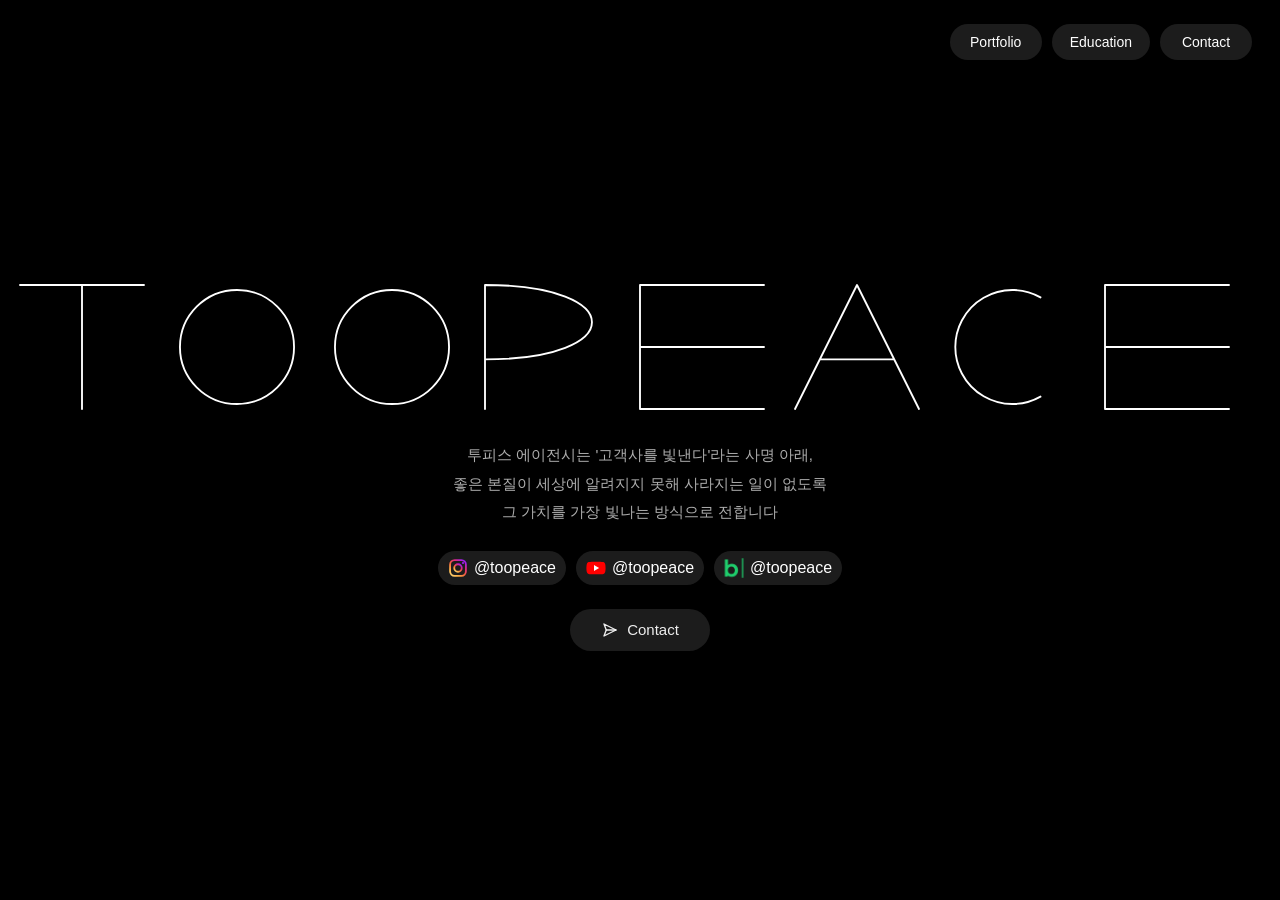
<file: index.html>
<!doctype html>
<html lang="en">
  <head>
    <meta charset="UTF-8" />
    <meta name="viewport" content="width=device-width, initial-scale=1" />
    <meta name="theme-color" content="#000000" />
    <title>Toopeace</title>
  <link rel="stylesheet" href="./styles.css?v=20260914-smore" />
    <script src="./app.js?v=20260914-smore" defer></script>
  </head>
  <body>
    <nav class="tp-primary-nav tp-primary-nav--floating" aria-label="주요 메뉴">
      <a class="tp-primary-nav-link" href="./portfolio.html">Portfolio</a>
      <a class="tp-primary-nav-link" href="./story.html">Education</a>
      <a class="tp-primary-nav-link" href="./index.html#contact">Contact</a>
    </nav>

    <main class="toopeace-wrap" aria-labelledby="page-title">
      <h1 id="page-title" class="visually-hidden">Toopeace</h1>

      <svg
        class="tp-svg-text"
        viewBox="0 0 1000 100"
        fill="none"
        xmlns="http://www.w3.org/2000/svg"
        preserveAspectRatio="xMidYMid meet"
        role="img"
        aria-label="TOOPEACE"
      >
        <path data-l="T" d="M 0 0 L 100 0 M 50 0 L 50 100" />
        <circle data-l="O1" cx="175" cy="50" r="46" />
        <circle data-l="O2" cx="300" cy="50" r="46" />
        <path data-l="P" d="M 375 0 L 375 100 M 375 0 C 490 0 490 60 375 60" />
        <path data-l="E1" d="M 500 0 L 500 100 M 500 0 L 600 0 M 500 50 L 600 50 M 500 100 L 600 100" />
        <path data-l="A" d="M 625 100 L 675 0 L 725 100 M 645 60 L 705 60" />
        <path data-l="C" d="M 823 10 A 46 46 0 1 0 823 90" />
        <path data-l="E2" d="M 875 0 L 875 100 M 875 0 L 975 0 M 875 50 L 975 50 M 875 100 L 975 100" />
      </svg>

      <section class="tp-mission" aria-label="투피스에이전시 소개">
        <p class="tp-mission-copy">
          투피스 에이전시는 '고객사를 빛낸다'라는 사명 아래,<br />
          좋은 본질이 세상에 알려지지 못해 사라지는 일이 없도록<br />
          그 가치를 가장 빛나는 방식으로 전합니다
        </p>
        <div class="tp-hero-socials" aria-label="투피스 채널">
          <a class="tp-hero-social" data-platform="instagram" href="https://www.instagram.com/toopeace_r/" target="_blank" rel="noreferrer" aria-label="Instagram @toopeace">
            <svg viewBox="0 0 24 24" aria-hidden="true" focusable="false">
              <defs>
                <linearGradient id="instagram-brand" x1="0" y1="1" x2="0.8" y2="0">
                  <stop offset="0%" stop-color="#ffdc80" />
                  <stop offset="25%" stop-color="#fcaf45" />
                  <stop offset="50%" stop-color="#f56040" />
                  <stop offset="75%" stop-color="#dd2a7b" />
                  <stop offset="100%" stop-color="#a020f0" />
                </linearGradient>
              </defs>
              <rect class="tp-instagram-outline" x="2.5" y="2.5" width="19" height="19" rx="5.5" />
              <circle class="tp-instagram-outline" cx="12" cy="12" r="4.5" />
              <circle cx="18" cy="6" r="1.3" class="tp-instagram-dot" />
            </svg>
            <span class="tp-hero-social-handle">@toopeace</span>
          </a>
          <a class="tp-hero-social" data-platform="youtube" href="https://www.youtube.com/@%ED%88%AC%ED%94%BC%EC%8A%A4-toopeace" target="_blank" rel="noreferrer" aria-label="YouTube @toopeace">
            <svg viewBox="0 0 24 24" aria-hidden="true" focusable="false">
              <path class="tp-youtube-body" d="M23 7.1a3 3 0 0 0-2.1-2.2C19 4.4 12 4.4 12 4.4s-7 0-8.9.5A3 3 0 0 0 1 7.1C.5 9 .5 12 .5 12s0 3 .5 4.9a3 3 0 0 0 2.1 2.2c1.9.5 8.9.5 8.9.5s7 0 8.9-.5a3 3 0 0 0 2.1-2.2c.5-1.9.5-4.9.5-4.9s0-3-.5-4.9Z" />
              <path d="m9.6 8.4 6.2 3.6-6.2 3.6Z" class="tp-youtube-play" />
            </svg>
            <span class="tp-hero-social-handle">@toopeace</span>
          </a>
          <a class="tp-hero-social" data-platform="blog" href="https://blog.naver.com/apple1003_/224295485682" target="_blank" rel="noreferrer" aria-label="Blog @toopeace">
            <svg class="tp-blog-brand" viewBox="100 88 312 337" aria-hidden="true" focusable="false">
              <image href="./assets/blog-brand.png" width="512" height="512" />
            </svg>
            <span class="tp-hero-social-handle">@toopeace</span>
          </a>
        </div>
      </section>

      <button class="tp-contact" type="button" data-contact-modal-open aria-label="Contact">
        <span class="tp-morph-icon-wrap" aria-hidden="true">
          <span class="tp-morph-icon tp-morph-icon--send">
            <svg viewBox="0 0 24 24" focusable="false"><path d="m4 4 16 8-16 8 3-8-3-8Z" /><path d="M7 12h13" /></svg>
          </span>
          <span class="tp-morph-icon tp-morph-icon--check">
            <svg viewBox="0 0 24 24" focusable="false"><path d="m5 12 4 4L19 6" /></svg>
          </span>
        </span>
        <span class="tp-contact-label">Contact</span>
      </button>

    </main>

    <dialog class="tp-contact-modal tp-contact-modal--embed" id="contact-modal" aria-labelledby="contact-modal-title">
      <div class="tp-embed-header">
        <h2 id="contact-modal-title">문의하기</h2>
        <button class="tp-modal-close" type="button" aria-label="닫기">
          <svg viewBox="0 0 24 24" aria-hidden="true" focusable="false"><path d="M6 6 18 18 M18 6 6 18" /></svg>
        </button>
      </div>
      <iframe class="tp-contact-iframe" data-src="https://smore.im/form/tjaM4diNYU" height="650" width="420" style="border: 0;" title="투피스 문의 신청 폼" allowfullscreen></iframe>
      <p class="tp-embed-fallback">폼이 보이지 않나요? <a href="https://smore.im/form/tjaM4diNYU" target="_blank" rel="noopener noreferrer">새 창에서 열기</a></p>
    </dialog>
  </body>
</html>
</file>
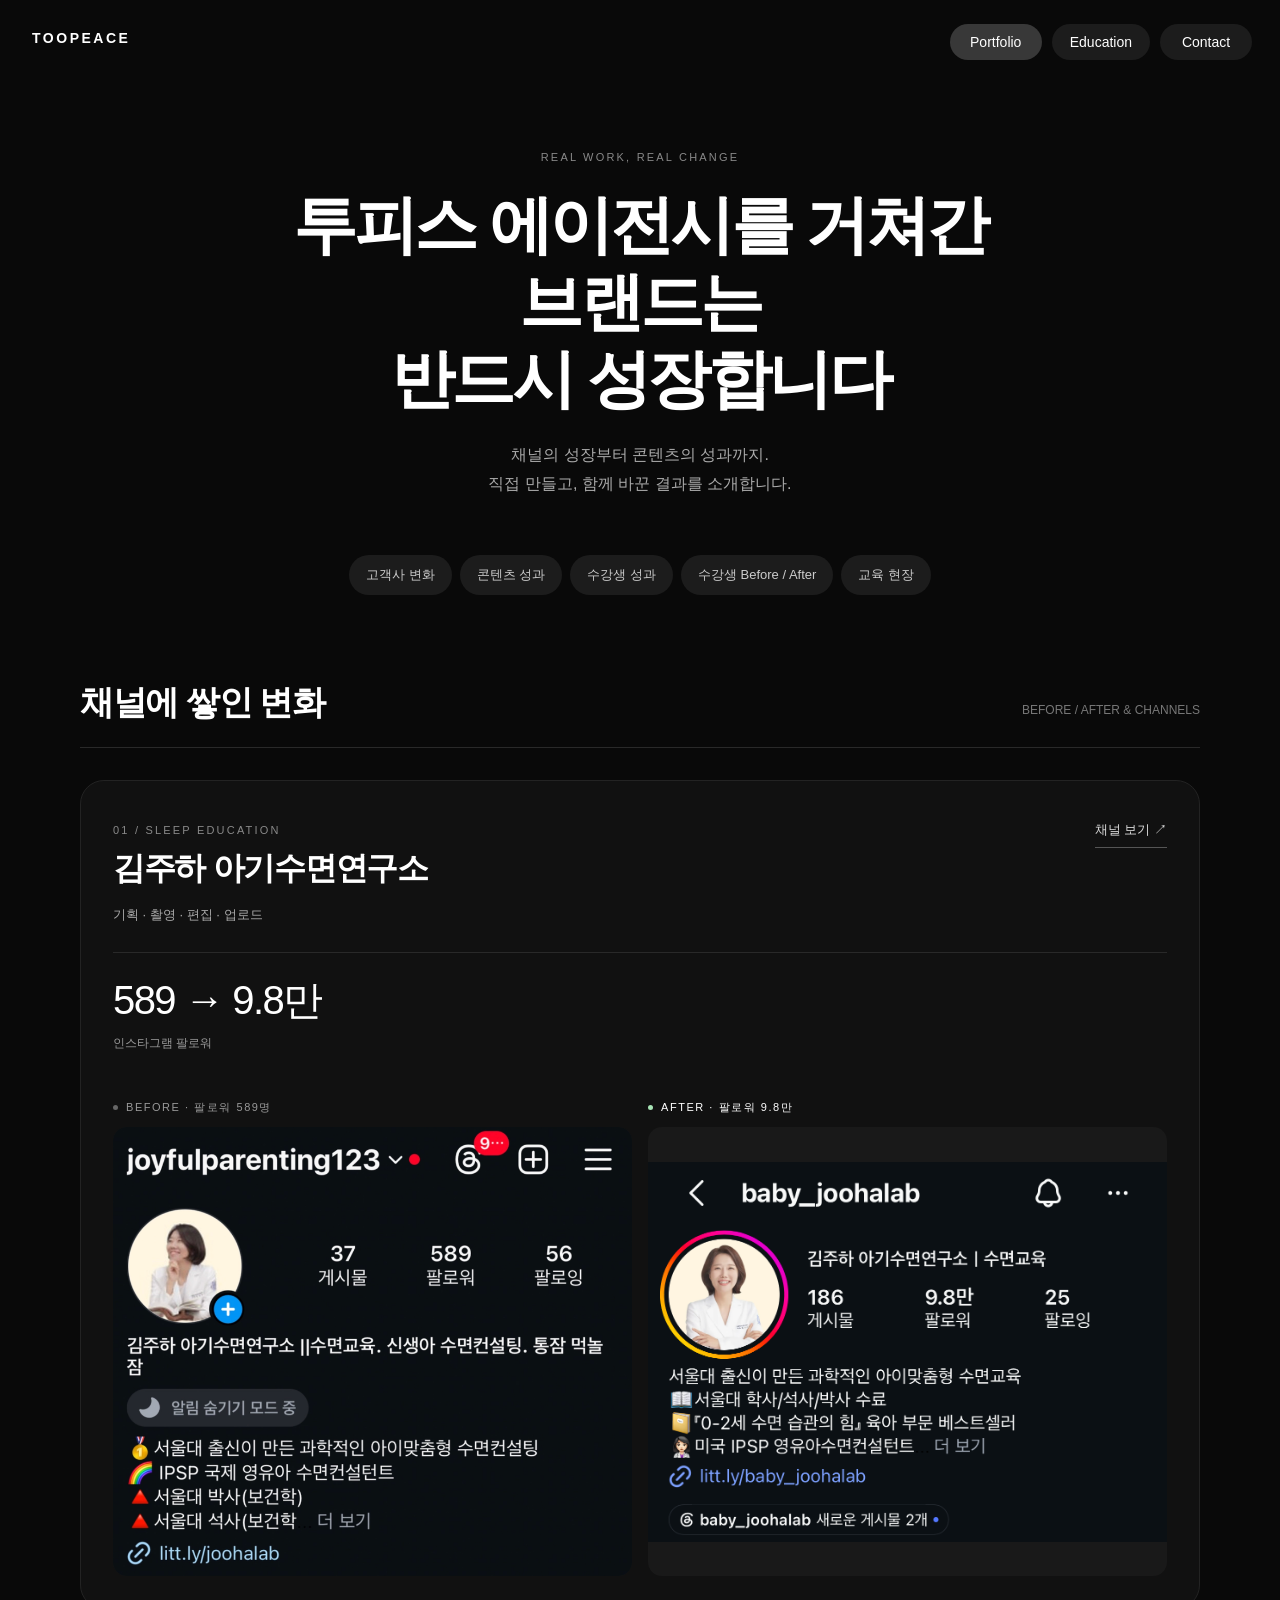
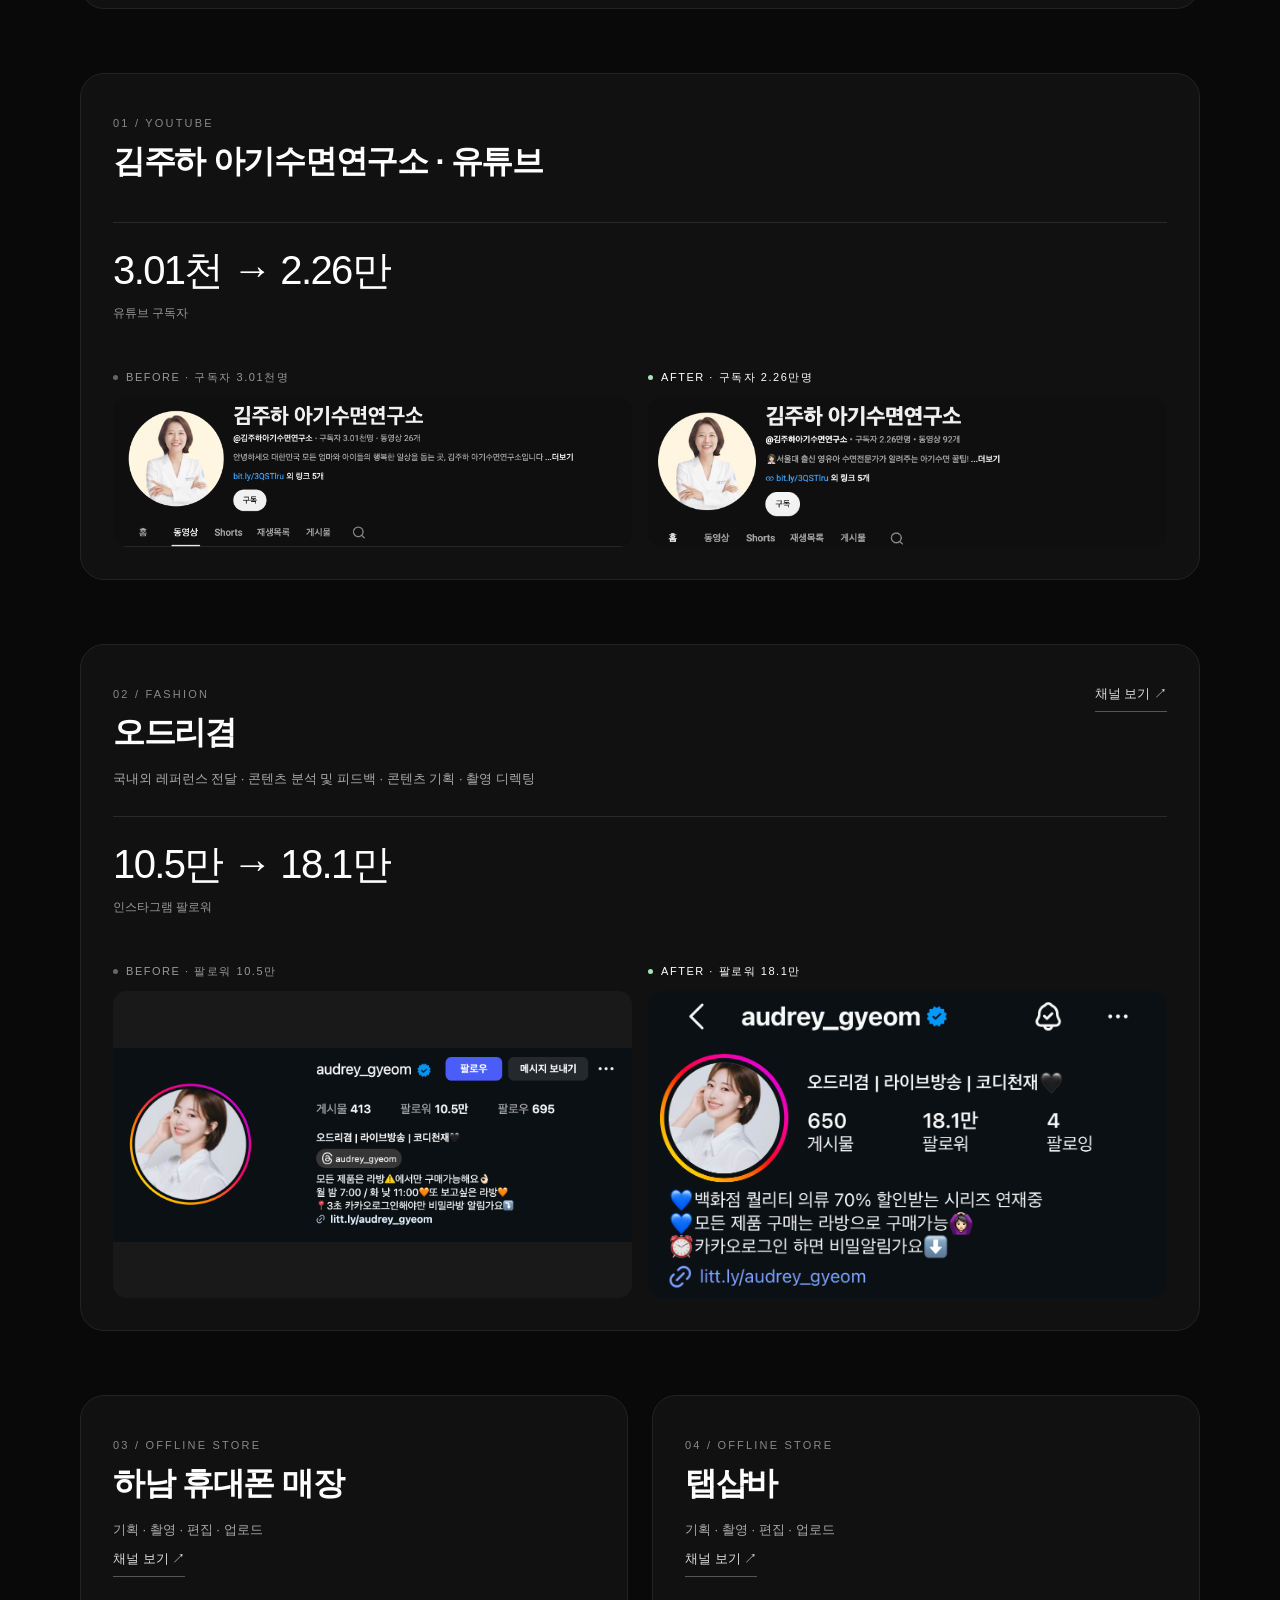
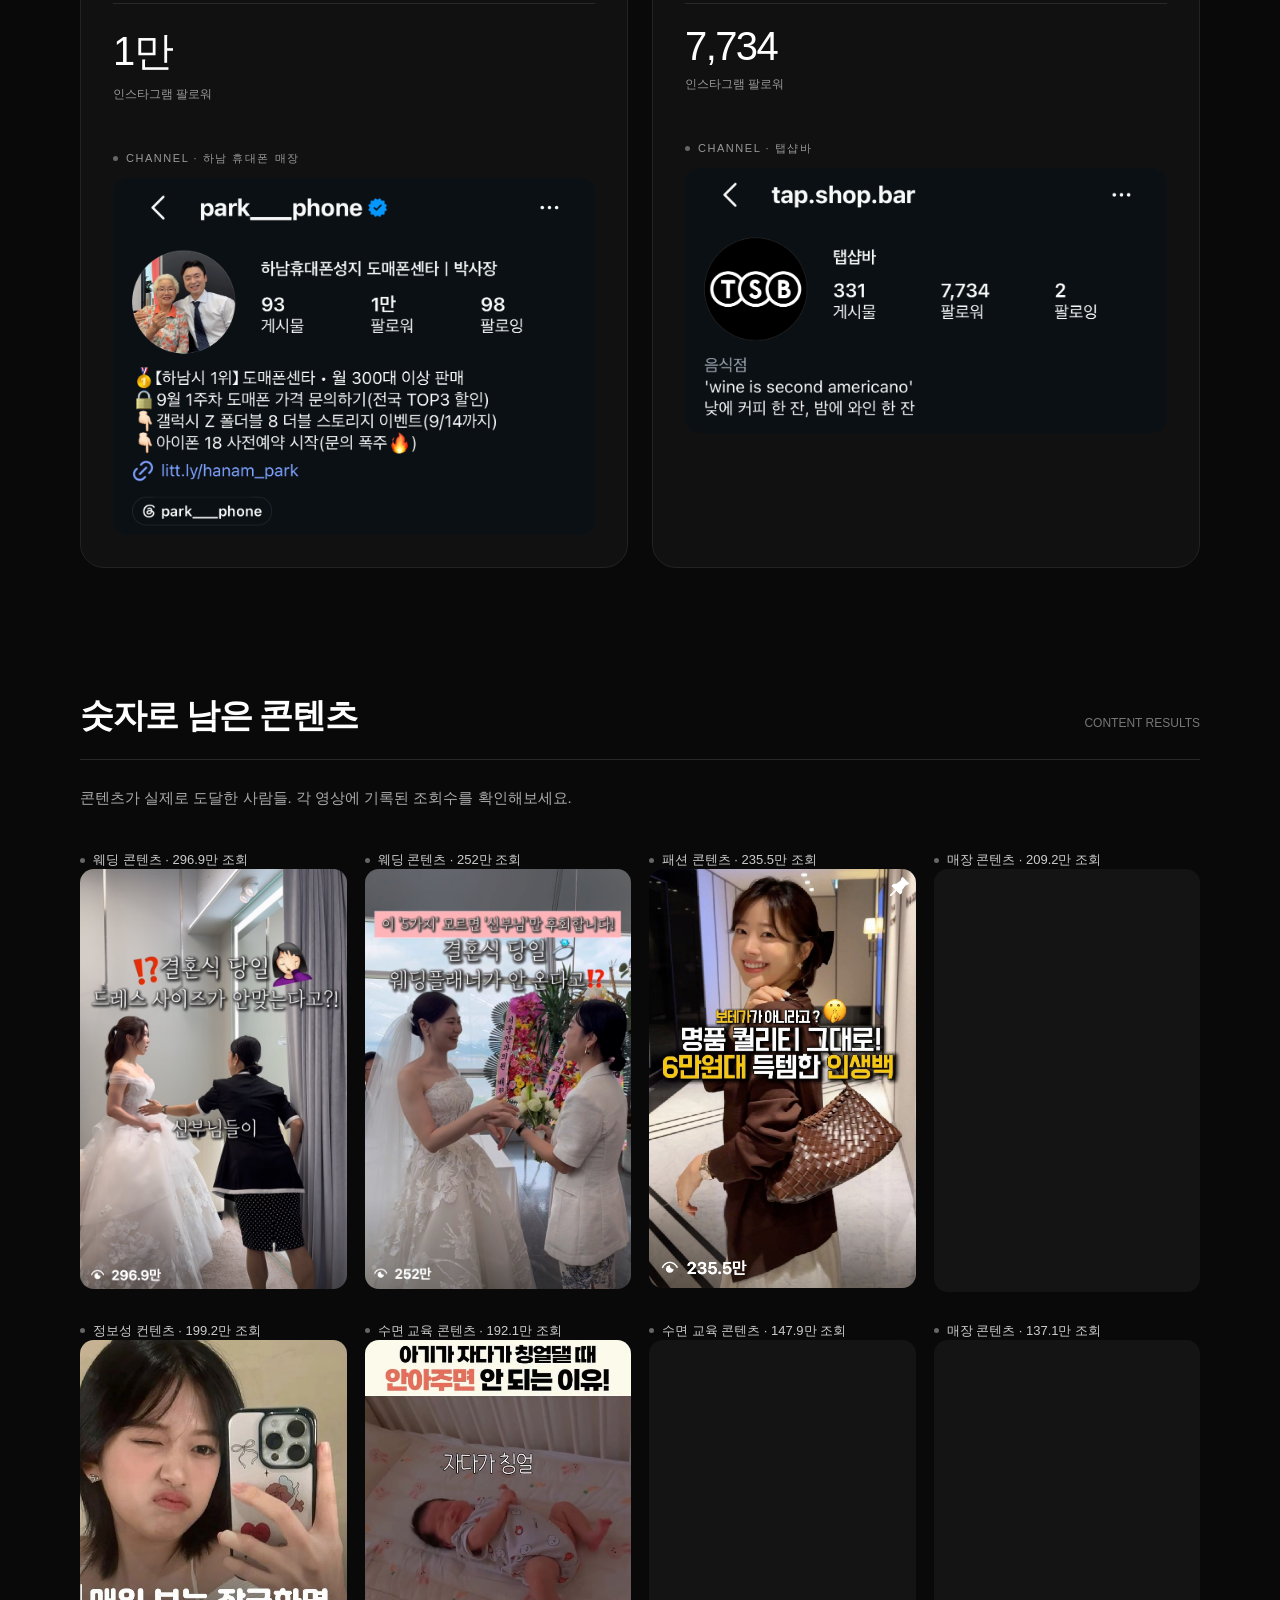
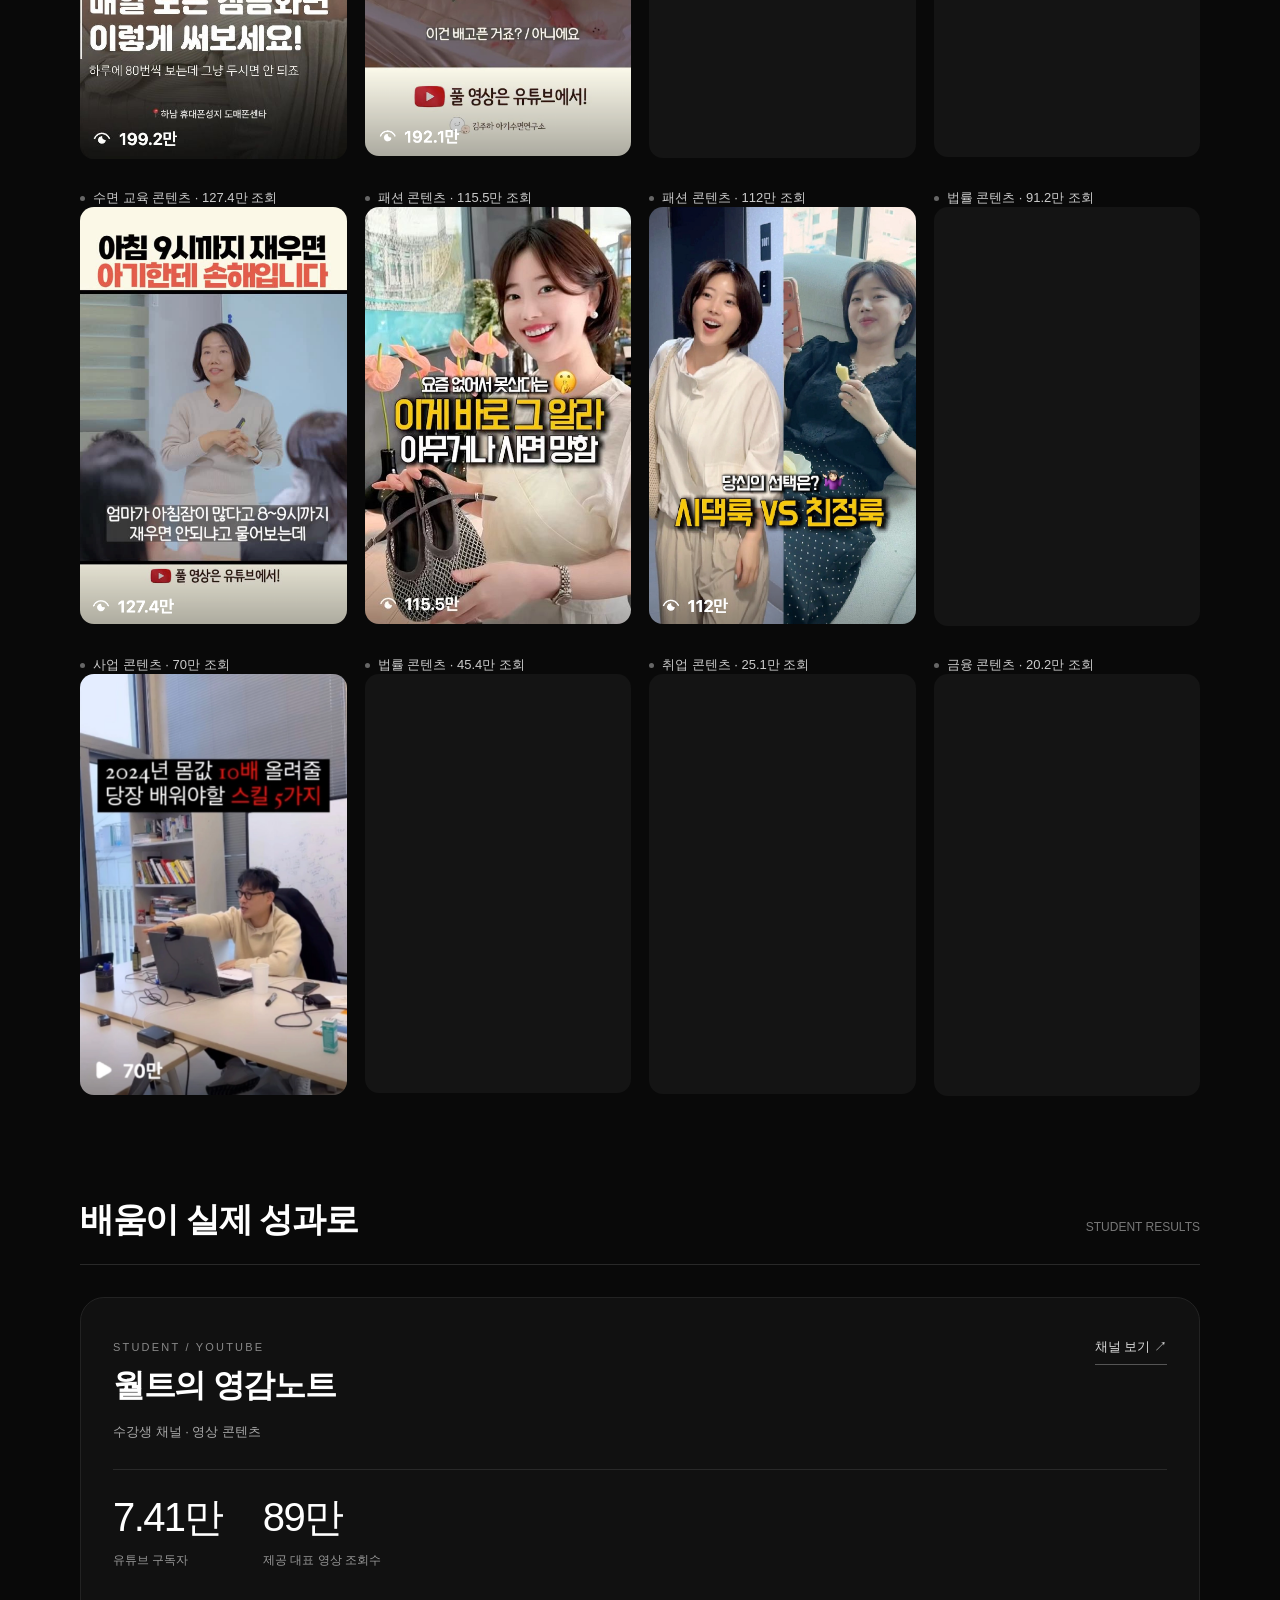
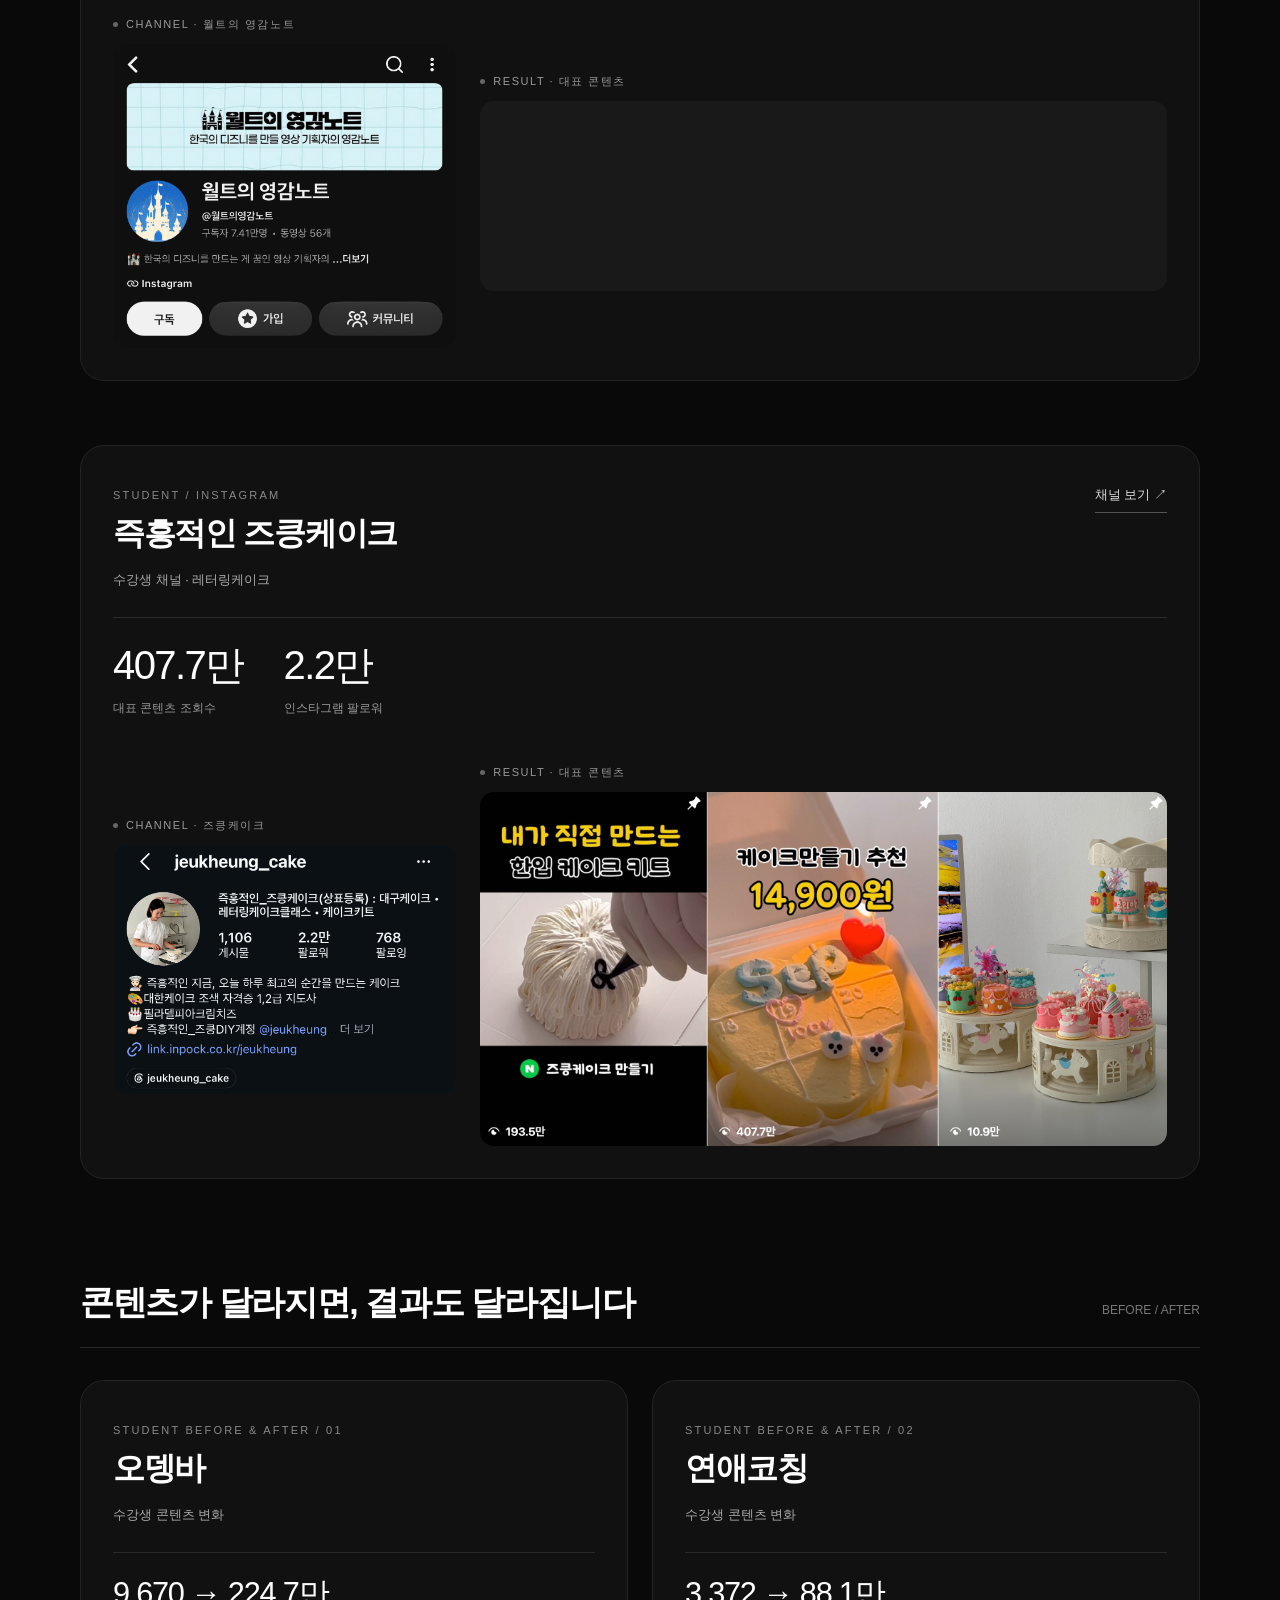
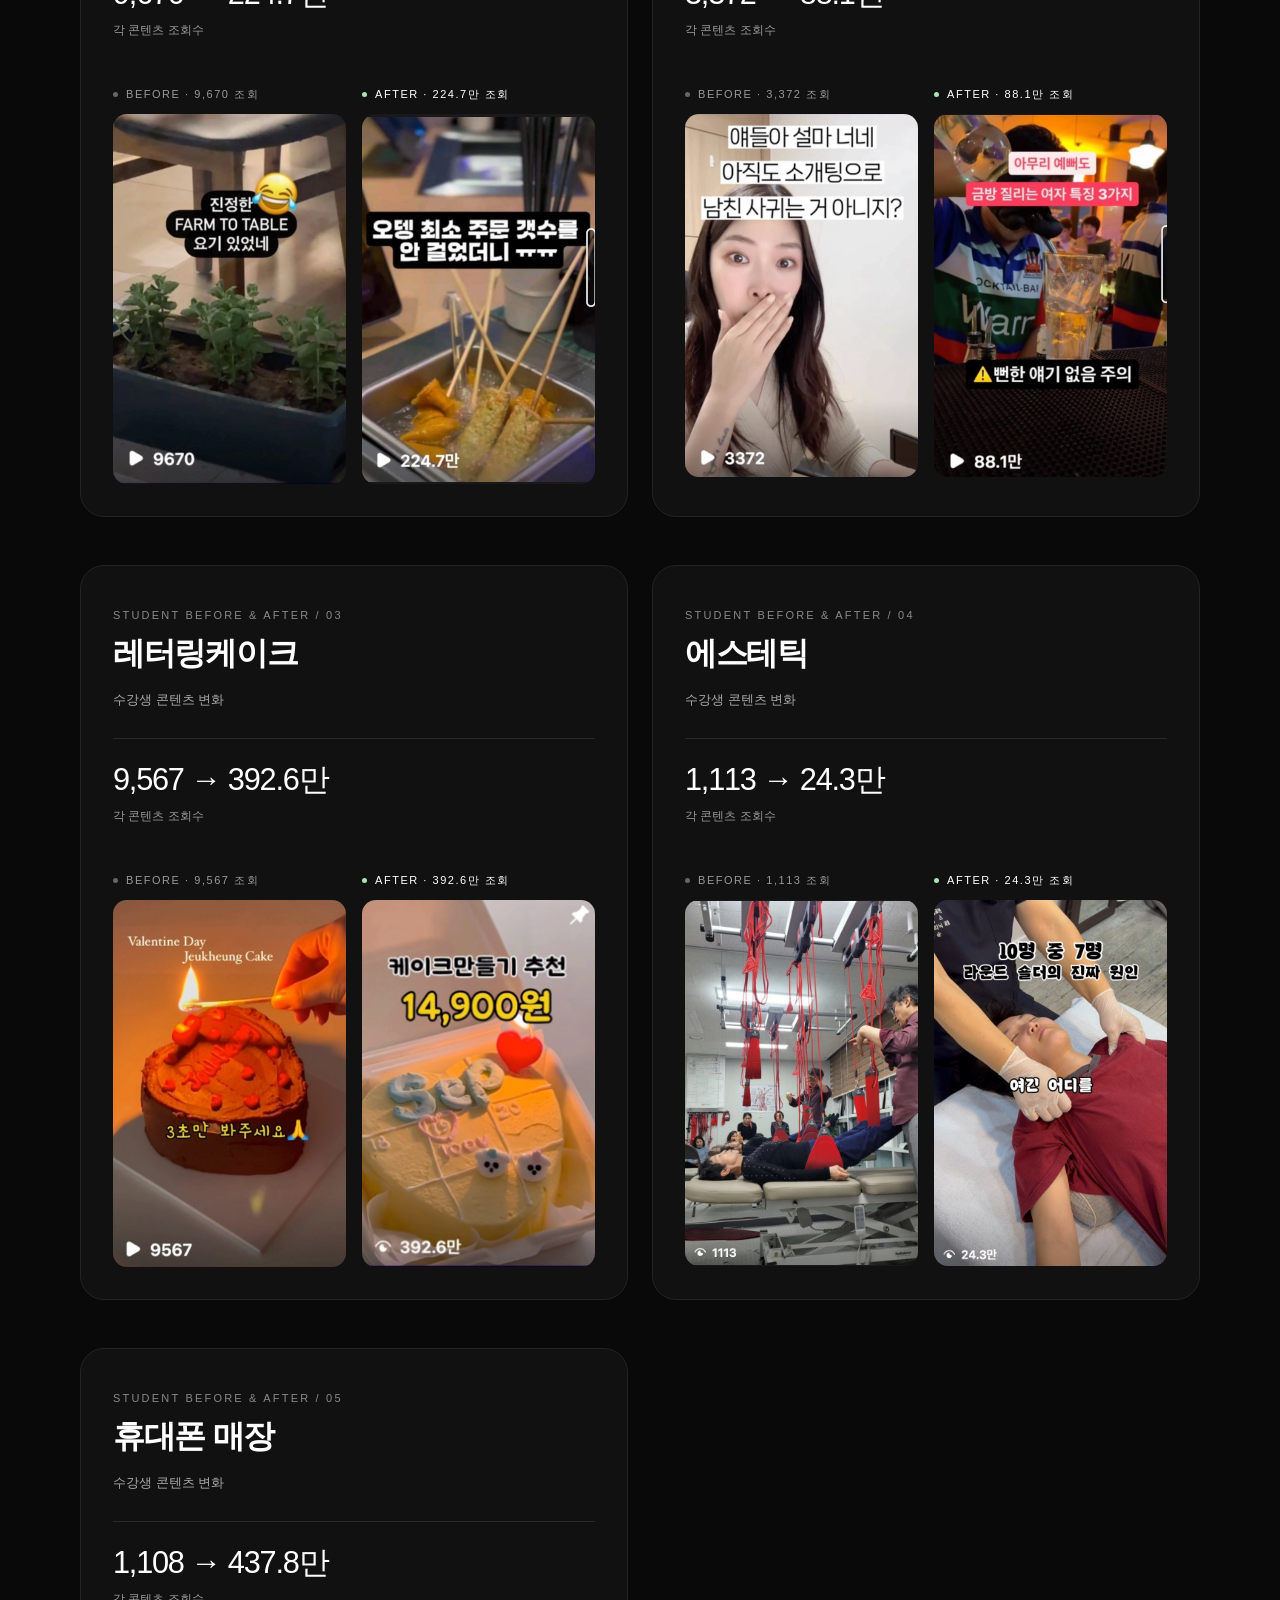
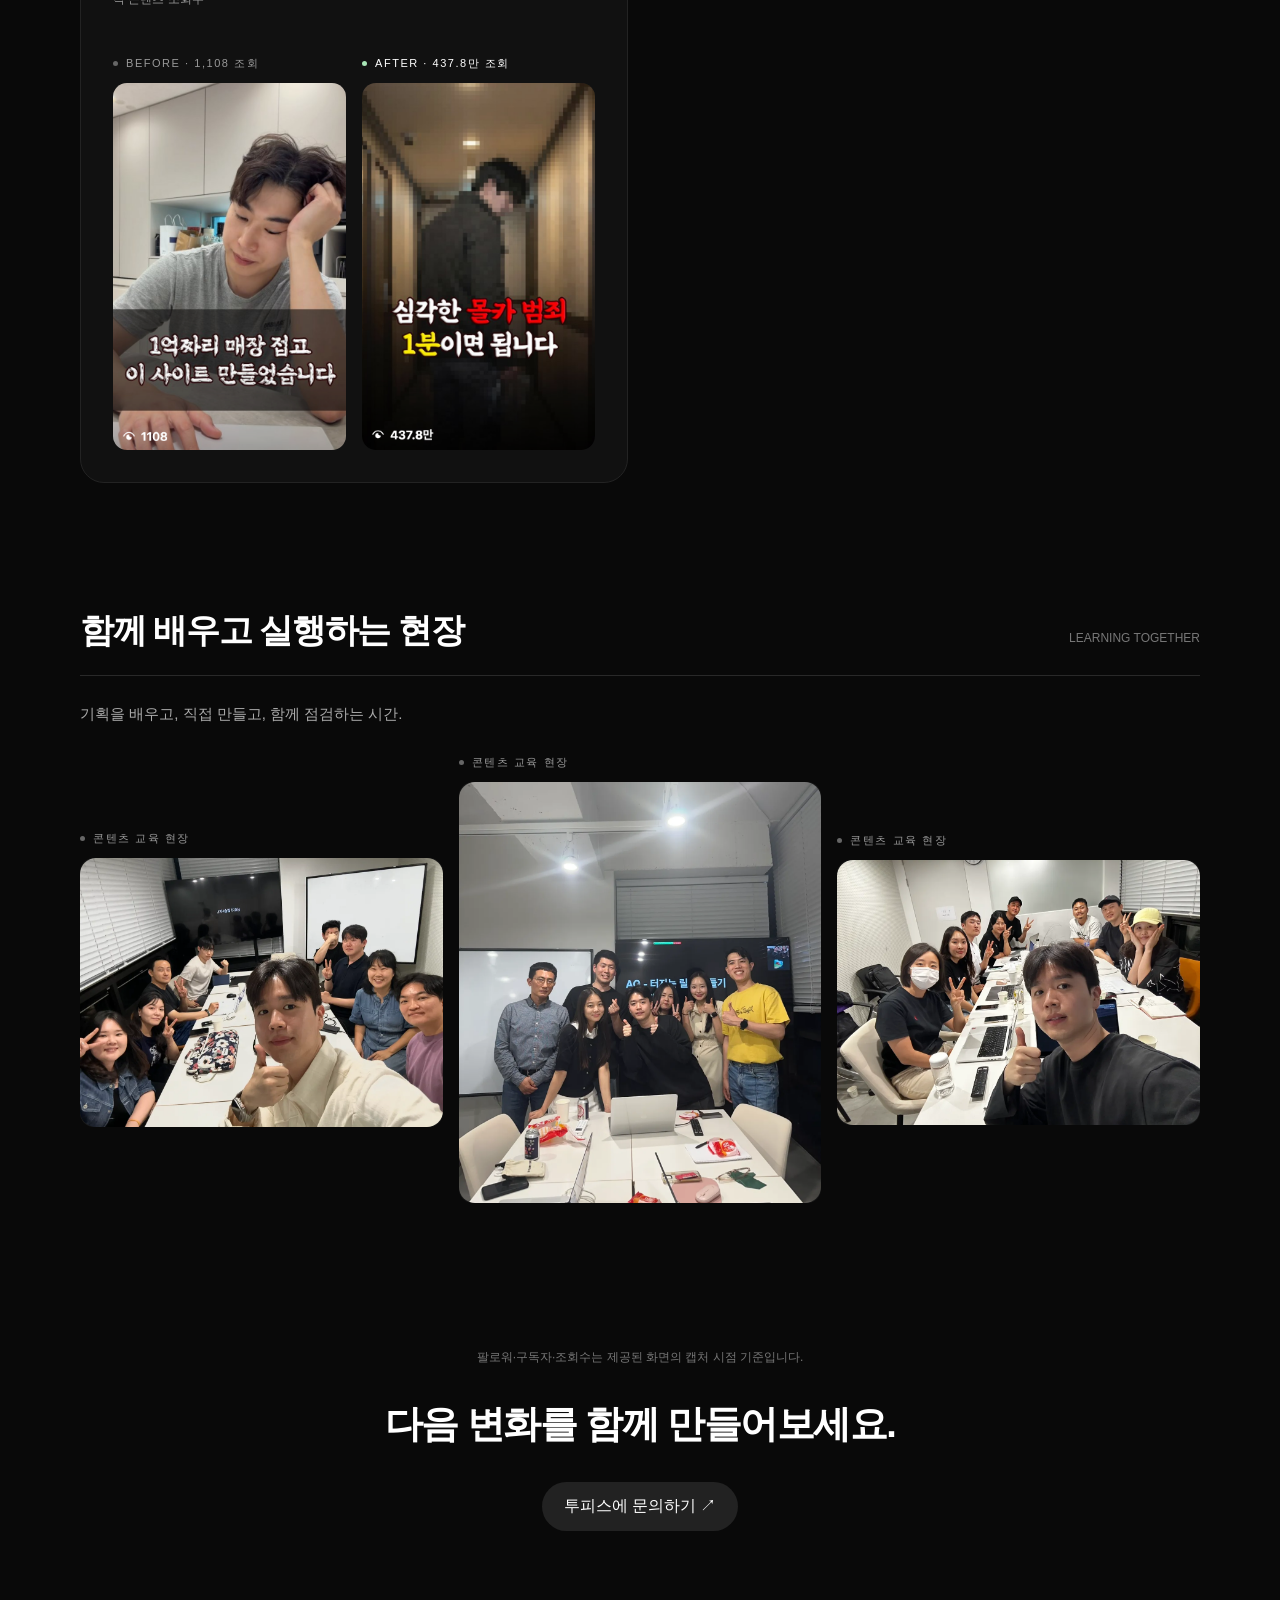
<file: portfolio.html>
<!doctype html>
<html lang="ko"><head><meta charset="UTF-8"><meta name="viewport" content="width=device-width, initial-scale=1"><meta name="theme-color" content="#090909"><title>Portfolio | Toopeace</title><meta name="description" content="투피스에이전시의 채널 운영, 콘텐츠 성과와 교육 수강생의 Before/After 사례."><link rel="stylesheet" href="./styles.css?v=20260907-mobile-top"><link rel="stylesheet" href="./portfolio.css?v=20260911-next-cards"></head>
<body><a class="tp-home-link" href="./index.html" aria-label="Toopeace 홈으로">TOOPEACE</a><nav class="tp-primary-nav tp-primary-nav--floating" aria-label="주요 메뉴"><a class="tp-primary-nav-link" href="./portfolio.html" aria-current="page">Portfolio</a><a class="tp-primary-nav-link" href="./story.html">Education</a><a class="tp-primary-nav-link" href="./index.html#contact">Contact</a></nav>
<main class="tp-subpage work-page" id="portfolio"><div class="work-shell">
<header class="work-intro"><p class="work-kicker">REAL WORK, REAL CHANGE</p><h1 id="results-title">투피스 에이전시를 거쳐간 브랜드는<br>반드시 성장합니다</h1><p>채널의 성장부터 콘텐츠의 성과까지.<br>직접 만들고, 함께 바꾼 결과를 소개합니다.</p></header>
<nav class="work-jumps" aria-label="포트폴리오 목차"><a href="#growth">고객사 변화</a><a href="#content-results">콘텐츠 성과</a><a href="#students">수강생 성과</a><a href="#student-changes">수강생 Before / After</a><a href="#training">교육 현장</a></nav>

<section class="work-group" id="growth" aria-labelledby="growth-title"><div class="work-group-heading"><h2 id="growth-title">채널에 쌓인 변화</h2><span>BEFORE / AFTER & CHANNELS</span></div><article class="work-case"><div class="work-case-head"><div><p class="work-kicker">01 / SLEEP EDUCATION</p><h3>김주하 아기수면연구소</h3><p class="work-role">기획 · 촬영 · 편집 · 업로드</p></div><a class="work-link" href="https://www.instagram.com/baby_joohalab/" target="_blank" rel="noopener noreferrer">채널 보기 ↗</a></div><div class="work-metrics"><div class="work-metric"><strong>589 → 9.8만</strong><span>인스타그램 팔로워</span></div></div><div class="work-pair"><figure class="work-frame"><figcaption>BEFORE · 팔로워 589명</figcaption><a href="https://www.instagram.com/baby_joohalab/" target="_blank" rel="noopener noreferrer" aria-label="BEFORE · 팔로워 589명 계정 보기"><div class="work-image"><img src="./assets/portfolio-20260907/03-beforeafter-kimjooha-instagram-01.png" width="910" height="788" alt="BEFORE · 팔로워 589명" loading="lazy" decoding="async"></div></a></figure><figure class="work-frame work-frame--after"><figcaption>AFTER · 팔로워 9.8만</figcaption><a href="https://www.instagram.com/baby_joohalab/" target="_blank" rel="noopener noreferrer" aria-label="AFTER · 팔로워 9.8만 계정 보기"><div class="work-image"><img src="./assets/portfolio-20260907/04-beforeafter-kimjooha-instagram-02.png" width="1206" height="883" alt="AFTER · 팔로워 9.8만" loading="lazy" decoding="async"></div></a></figure></div></article><article class="work-case" id="kimjooha-youtube"><div class="work-case-head"><div><p class="work-kicker">01 / YOUTUBE</p><h3>김주하 아기수면연구소 · 유튜브</h3></div></div><div class="work-metrics"><div class="work-metric"><strong>3.01천 → 2.26만</strong><span>유튜브 구독자</span></div></div><div class="work-pair"><figure class="work-frame"><figcaption>BEFORE · 구독자 3.01천명</figcaption><div class="work-image"><img src="./assets/portfolio-20260907/kimjooha-youtube-before.png" width="1748" height="504" alt="김주하 아기수면연구소 유튜브 Before, 구독자 3.01천명" loading="lazy" decoding="async"></div></figure><figure class="work-frame work-frame--after"><figcaption>AFTER · 구독자 2.26만명</figcaption><div class="work-image"><img src="./assets/portfolio-20260907/kimjooha-youtube-after-v2.png" width="1148" height="242" alt="김주하 아기수면연구소 유튜브 After, 구독자 2.26만명" loading="lazy" decoding="async"></div></figure></div></article><article class="work-case"><div class="work-case-head"><div><p class="work-kicker">02 / FASHION</p><h3>오드리겸</h3><p class="work-role">국내외 레퍼런스 전달 · 콘텐츠 분석 및 피드백 · 콘텐츠 기획 · 촬영 디렉팅</p></div><a class="work-link" href="https://www.instagram.com/audrey_gyeom/" target="_blank" rel="noopener noreferrer">채널 보기 ↗</a></div><div class="work-metrics"><div class="work-metric"><strong>10.5만 → 18.1만</strong><span>인스타그램 팔로워</span></div></div><div class="work-pair"><figure class="work-frame"><figcaption>BEFORE · 팔로워 10.5만</figcaption><a href="https://www.instagram.com/audrey_gyeom/" target="_blank" rel="noopener noreferrer" aria-label="BEFORE · 팔로워 10.5만 계정 보기"><div class="work-image"><img src="./assets/portfolio-20260907/06-beforeafter-audreygyeom-01.png" width="1400" height="524" alt="BEFORE · 팔로워 10.5만" loading="lazy" decoding="async"></div></a></figure><figure class="work-frame work-frame--after"><figcaption>AFTER · 팔로워 18.1만</figcaption><a href="https://www.instagram.com/audrey_gyeom/" target="_blank" rel="noopener noreferrer" aria-label="AFTER · 팔로워 18.1만 계정 보기"><div class="work-image"><img src="./assets/portfolio-20260907/07-beforeafter-audreygyeom-02.png" width="1206" height="713" alt="AFTER · 팔로워 18.1만" loading="lazy" decoding="async"></div></a></figure></div></article><div class="work-business-grid"><article class="work-case"><div class="work-case-head"><div><p class="work-kicker">03 / OFFLINE STORE</p><h3>하남 휴대폰 매장</h3><p class="work-role">기획 · 촬영 · 편집 · 업로드</p></div><a class="work-link" href="https://www.instagram.com/park___phone/" target="_blank" rel="noopener noreferrer">채널 보기 ↗</a></div><div class="work-metrics"><div class="work-metric"><strong>1만</strong><span>인스타그램 팔로워</span></div></div><figure class="work-frame"><figcaption>CHANNEL · 하남 휴대폰 매장</figcaption><a href="https://www.instagram.com/park___phone/" target="_blank" rel="noopener noreferrer" aria-label="CHANNEL · 하남 휴대폰 매장 계정 보기"><div class="work-image"><img src="./assets/portfolio-20260907/09-beforeafter-offline-parkphone-01.png" width="1206" height="893" alt="CHANNEL · 하남 휴대폰 매장" loading="lazy" decoding="async"></div></a></figure></article><article class="work-case"><div class="work-case-head"><div><p class="work-kicker">04 / OFFLINE STORE</p><h3>탭샵바</h3><p class="work-role">기획 · 촬영 · 편집 · 업로드</p></div><a class="work-link" href="https://www.instagram.com/tap.shop.bar/" target="_blank" rel="noopener noreferrer">채널 보기 ↗</a></div><div class="work-metrics"><div class="work-metric"><strong>7,734</strong><span>인스타그램 팔로워</span></div></div><figure class="work-frame"><figcaption>CHANNEL · 탭샵바</figcaption><a href="https://www.instagram.com/tap.shop.bar/" target="_blank" rel="noopener noreferrer" aria-label="CHANNEL · 탭샵바 계정 보기"><div class="work-image"><img src="./assets/portfolio-20260907/08-beforeafter-offline-tapshopbar.png" width="1206" height="663" alt="CHANNEL · 탭샵바" loading="lazy" decoding="async"></div></a></figure></article></div></section>
<section class="work-group" id="content-results" aria-labelledby="content-results-title"><div class="work-group-heading"><h2 id="content-results-title">숫자로 남은 콘텐츠</h2><span>CONTENT RESULTS</span></div><p class="work-section-copy">콘텐츠가 실제로 도달한 사람들. 각 영상에 기록된 조회수를 확인해보세요.</p><div class="work-results-grid"><figure class="work-frame"><figcaption>웨딩 콘텐츠 · 296.9만 조회</figcaption><div class="work-image"><img src="./assets/portfolio-20260907/23-contentresult-g5-right.png" width="626" height="986" alt="웨딩 콘텐츠 · 296.9만 조회" loading="lazy" decoding="async"></div></figure><figure class="work-frame"><figcaption>웨딩 콘텐츠 · 252만 조회</figcaption><div class="work-image"><img src="./assets/portfolio-20260907/22-contentresult-g5-left.png" width="626" height="986" alt="웨딩 콘텐츠 · 252만 조회" loading="lazy" decoding="async"></div></figure><figure class="work-frame"><figcaption>패션 콘텐츠 · 235.5만 조회</figcaption><div class="work-image"><img src="./assets/portfolio-20260907/16-contentresult-g2-right.png" width="514" height="808" alt="패션 콘텐츠 · 235.5만 조회" loading="lazy" decoding="async"></div></figure><figure class="work-frame"><figcaption>매장 콘텐츠 · 209.2만 조회</figcaption><div class="work-image"><img src="./assets/portfolio-20260907/18-contentresult-g3-center.webp" width="508" height="806" alt="매장 콘텐츠 · 209.2만 조회" loading="lazy" decoding="async"></div></figure><figure class="work-frame"><figcaption>정보성 컨텐츠 · 199.2만 조회</figcaption><div class="work-image"><img src="./assets/portfolio-20260907/19-contentresult-g3-right.webp" width="512" height="806" alt="정보성 컨텐츠 · 199.2만 조회" loading="lazy" decoding="async"></div></figure><figure class="work-frame"><figcaption>수면 교육 콘텐츠 · 192.1만 조회</figcaption><div class="work-image"><img src="./assets/portfolio-20260907/13-contentresult-g1-right.png" width="516" height="806" alt="수면 교육 콘텐츠 · 192.1만 조회" loading="lazy" decoding="async"></div></figure><figure class="work-frame"><figcaption>수면 교육 콘텐츠 · 147.9만 조회</figcaption><div class="work-image"><img src="./assets/portfolio-20260907/11-contentresult-g1-left.png" width="510" height="800" alt="수면 교육 콘텐츠 · 147.9만 조회" loading="lazy" decoding="async"></div></figure><figure class="work-frame"><figcaption>매장 콘텐츠 · 137.1만 조회</figcaption><div class="work-image"><img src="./assets/portfolio-20260907/17-contentresult-g3-left.png" width="512" height="802" alt="매장 콘텐츠 · 137.1만 조회" loading="lazy" decoding="async"></div></figure><figure class="work-frame"><figcaption>수면 교육 콘텐츠 · 127.4만 조회</figcaption><div class="work-image"><img src="./assets/portfolio-20260907/10-beforeafter-offline-parkphone-02.png" width="510" height="798" alt="수면 교육 콘텐츠 · 127.4만 조회" loading="lazy" decoding="async"></div></figure><figure class="work-frame"><figcaption>패션 콘텐츠 · 115.5만 조회</figcaption><div class="work-image"><img src="./assets/portfolio-20260907/14-contentresult-g2-left.webp" width="512" height="800" alt="패션 콘텐츠 · 115.5만 조회" loading="lazy" decoding="async"></div></figure><figure class="work-frame"><figcaption>패션 콘텐츠 · 112만 조회</figcaption><div class="work-image"><img src="./assets/portfolio-20260907/15-contentresult-g2-center.png" width="512" height="800" alt="패션 콘텐츠 · 112만 조회" loading="lazy" decoding="async"></div></figure><figure class="work-frame"><figcaption>법률 콘텐츠 · 91.2만 조회</figcaption><div class="work-image"><img src="./assets/portfolio-20260907/21-contentresult-g4-right.png" width="630" height="990" alt="법률 콘텐츠 · 91.2만 조회" loading="lazy" decoding="async"></div></figure><figure class="work-frame"><figcaption>사업 콘텐츠 · 70만 조회</figcaption><div class="work-image"><img src="./assets/portfolio-20260907/24-contentresult-g6-left.png" width="730" height="1152" alt="사업 콘텐츠 · 70만 조회" loading="lazy" decoding="async"></div></figure><figure class="work-frame"><figcaption>법률 콘텐츠 · 45.4만 조회</figcaption><div class="work-image"><img src="./assets/portfolio-20260907/20-contentresult-g4-left.png" width="630" height="990" alt="법률 콘텐츠 · 45.4만 조회" loading="lazy" decoding="async"></div></figure><figure class="work-frame"><figcaption>취업 콘텐츠 · 25.1만 조회</figcaption><div class="work-image"><img src="./assets/portfolio-20260907/25-contentresult-g6-right.png" width="510" height="804" alt="취업 콘텐츠 · 25.1만 조회" loading="lazy" decoding="async"></div></figure><figure class="work-frame"><figcaption>금융 콘텐츠 · 20.2만 조회</figcaption><div class="work-image"><img src="./assets/portfolio-20260907/26-contentresult-g7-left.png" width="704" height="1114" alt="금융 콘텐츠 · 20.2만 조회" loading="lazy" decoding="async"></div></figure></div></section>
<section class="work-group" id="students" aria-labelledby="students-title"><div class="work-group-heading"><h2 id="students-title">배움이 실제 성과로</h2><span>STUDENT RESULTS</span></div><article class="work-case"><div class="work-case-head"><div><p class="work-kicker">STUDENT / YOUTUBE</p><h3>월트의 영감노트</h3><p class="work-role">수강생 채널 · 영상 콘텐츠</p></div><a class="work-link" href="https://www.youtube.com/@%EC%9B%94%ED%8A%B8%EC%9D%98%EC%98%81%EA%B0%90%EB%85%B8%ED%8A%B8/videos" target="_blank" rel="noopener noreferrer">채널 보기 ↗</a></div><div class="work-metrics"><div class="work-metric"><strong>7.41만</strong><span>유튜브 구독자</span></div><div class="work-metric"><strong>89만</strong><span>제공 대표 영상 조회수</span></div></div><div class="work-student-media"><figure class="work-frame"><figcaption>CHANNEL · 월트의 영감노트</figcaption><a href="https://www.youtube.com/@%EC%9B%94%ED%8A%B8%EC%9D%98%EC%98%81%EA%B0%90%EB%85%B8%ED%8A%B8/videos" target="_blank" rel="noopener noreferrer" aria-label="CHANNEL · 월트의 영감노트 계정 보기"><div class="work-image"><img src="./assets/portfolio-20260907/32-student-result-walt-inspiration-note-youtube.png" width="1206" height="1068" alt="CHANNEL · 월트의 영감노트" loading="lazy" decoding="async"></div></a></figure><figure class="work-frame"><figcaption>RESULT · 대표 콘텐츠</figcaption><a href="https://www.youtube.com/@%EC%9B%94%ED%8A%B8%EC%9D%98%EC%98%81%EA%B0%90%EB%85%B8%ED%8A%B8/videos" target="_blank" rel="noopener noreferrer" aria-label="RESULT · 대표 콘텐츠 계정 보기"><div class="work-image"><img src="./assets/portfolio-20260907/33-student-result-walt-inspiration-note-stats.png" width="2160" height="598" alt="RESULT · 대표 콘텐츠" loading="lazy" decoding="async"></div></a></figure></div></article><article class="work-case"><div class="work-case-head"><div><p class="work-kicker">STUDENT / INSTAGRAM</p><h3>즉흥적인 즈킁케이크</h3><p class="work-role">수강생 채널 · 레터링케이크</p></div><a class="work-link" href="https://www.instagram.com/jeukheung_cake/" target="_blank" rel="noopener noreferrer">채널 보기 ↗</a></div><div class="work-metrics"><div class="work-metric"><strong>407.7만</strong><span>대표 콘텐츠 조회수</span></div><div class="work-metric"><strong>2.2만</strong><span>인스타그램 팔로워</span></div></div><div class="work-student-media"><figure class="work-frame"><figcaption>CHANNEL · 즈킁케이크</figcaption><a href="https://www.instagram.com/jeukheung_cake/" target="_blank" rel="noopener noreferrer" aria-label="CHANNEL · 즈킁케이크 계정 보기"><div class="work-image"><img src="./assets/portfolio-20260907/34-student-result-jeukheung-cake-instagram.png" width="1206" height="873" alt="CHANNEL · 즈킁케이크" loading="lazy" decoding="async"></div></a></figure><figure class="work-frame"><figcaption>RESULT · 대표 콘텐츠</figcaption><a href="https://www.instagram.com/jeukheung_cake/" target="_blank" rel="noopener noreferrer" aria-label="RESULT · 대표 콘텐츠 계정 보기"><div class="work-image"><img src="./assets/portfolio-20260907/35-student-result-jeukheung-cake-stats.png" width="1928" height="994" alt="RESULT · 대표 콘텐츠" loading="lazy" decoding="async"></div></a></figure></div></article></section>
<section class="work-group" id="student-changes" aria-labelledby="student-changes-title"><div class="work-group-heading"><h2 id="student-changes-title">콘텐츠가 달라지면, 결과도 달라집니다</h2><span>BEFORE / AFTER</span></div><div class="work-comparison-grid"><article class="work-case"><div class="work-case-head"><div><p class="work-kicker">STUDENT BEFORE &amp; AFTER / 01</p><h3>오뎅바</h3><p class="work-role">수강생 콘텐츠 변화</p></div></div><div class="work-metrics"><div class="work-metric"><strong>9,670 → 224.7만</strong><span>각 콘텐츠 조회수</span></div></div><div class="work-pair"><figure class="work-frame"><figcaption>BEFORE · 9,670 조회</figcaption><div class="work-image"><img src="./assets/portfolio-20260907/36-student-ba-odengbar-left.png" width="452" height="718" alt="BEFORE · 9,670 조회" loading="lazy" decoding="async"></div></figure><figure class="work-frame work-frame--after"><figcaption>AFTER · 224.7만 조회</figcaption><div class="work-image"><img src="./assets/portfolio-20260907/37-student-ba-odengbar-right.png" width="460" height="720" alt="AFTER · 224.7만 조회" loading="lazy" decoding="async"></div></figure></div></article><article class="work-case"><div class="work-case-head"><div><p class="work-kicker">STUDENT BEFORE &amp; AFTER / 02</p><h3>연애코칭</h3><p class="work-role">수강생 콘텐츠 변화</p></div></div><div class="work-metrics"><div class="work-metric"><strong>3,372 → 88.1만</strong><span>각 콘텐츠 조회수</span></div></div><div class="work-pair"><figure class="work-frame"><figcaption>BEFORE · 3,372 조회</figcaption><div class="work-image"><img src="./assets/portfolio-20260907/38-student-ba-dating-coaching-left.png" width="452" height="704" alt="BEFORE · 3,372 조회" loading="lazy" decoding="async"></div></figure><figure class="work-frame work-frame--after"><figcaption>AFTER · 88.1만 조회</figcaption><div class="work-image"><img src="./assets/portfolio-20260907/39-student-ba-dating-coaching-right.png" width="464" height="722" alt="AFTER · 88.1만 조회" loading="lazy" decoding="async"></div></figure></div></article><article class="work-case"><div class="work-case-head"><div><p class="work-kicker">STUDENT BEFORE &amp; AFTER / 03</p><h3>레터링케이크</h3><p class="work-role">수강생 콘텐츠 변화</p></div></div><div class="work-metrics"><div class="work-metric"><strong>9,567 → 392.6만</strong><span>각 콘텐츠 조회수</span></div></div><div class="work-pair"><figure class="work-frame"><figcaption>BEFORE · 9,567 조회</figcaption><div class="work-image"><img src="./assets/portfolio-20260907/40-student-ba-lettering-cake-left.png" width="464" height="732" alt="BEFORE · 9,567 조회" loading="lazy" decoding="async"></div></figure><figure class="work-frame work-frame--after"><figcaption>AFTER · 392.6만 조회</figcaption><div class="work-image"><img src="./assets/portfolio-20260907/41-student-ba-lettering-cake-right.png" width="472" height="742" alt="AFTER · 392.6만 조회" loading="lazy" decoding="async"></div></figure></div></article><article class="work-case"><div class="work-case-head"><div><p class="work-kicker">STUDENT BEFORE &amp; AFTER / 04</p><h3>에스테틱</h3><p class="work-role">수강생 콘텐츠 변화</p></div></div><div class="work-metrics"><div class="work-metric"><strong>1,113 → 24.3만</strong><span>각 콘텐츠 조회수</span></div></div><div class="work-pair"><figure class="work-frame"><figcaption>BEFORE · 1,113 조회</figcaption><div class="work-image"><img src="./assets/portfolio-20260907/42-student-ba-esthetic-left.png" width="630" height="984" alt="BEFORE · 1,113 조회" loading="lazy" decoding="async"></div></figure><figure class="work-frame work-frame--after"><figcaption>AFTER · 24.3만 조회</figcaption><div class="work-image"><img src="./assets/portfolio-20260907/43-student-ba-esthetic-right.png" width="628" height="986" alt="AFTER · 24.3만 조회" loading="lazy" decoding="async"></div></figure></div></article><article class="work-case"><div class="work-case-head"><div><p class="work-kicker">STUDENT BEFORE &amp; AFTER / 05</p><h3>휴대폰 매장</h3><p class="work-role">수강생 콘텐츠 변화</p></div></div><div class="work-metrics"><div class="work-metric"><strong>1,108 → 437.8만</strong><span>각 콘텐츠 조회수</span></div></div><div class="work-pair"><figure class="work-frame"><figcaption>BEFORE · 1,108 조회</figcaption><div class="work-image"><img src="./assets/portfolio-20260907/44-student-ba-phone-store-left.png" width="628" height="990" alt="BEFORE · 1,108 조회" loading="lazy" decoding="async"></div></figure><figure class="work-frame work-frame--after"><figcaption>AFTER · 437.8만 조회</figcaption><div class="work-image"><img src="./assets/portfolio-20260907/45-student-ba-phone-store-right.png" width="626" height="984" alt="AFTER · 437.8만 조회" loading="lazy" decoding="async"></div></figure></div></article></div></section>
<section class="work-group" id="training" aria-labelledby="training-title"><div class="work-group-heading"><h2 id="training-title">함께 배우고 실행하는 현장</h2><span>LEARNING TOGETHER</span></div><p class="work-section-copy">기획을 배우고, 직접 만들고, 함께 점검하는 시간.</p><div class="work-training"><figure class="work-frame"><figcaption>콘텐츠 교육 현장</figcaption><div class="work-image"><img src="./assets/portfolio-20260907/28-student-training-photo-01.png" width="1179" height="872" alt="콘텐츠 교육 현장" loading="lazy" decoding="async"></div></figure><figure class="work-frame"><figcaption>콘텐츠 교육 현장</figcaption><div class="work-image"><img src="./assets/portfolio-20260907/29-student-training-photo-02.png" width="1179" height="1371" alt="콘텐츠 교육 현장" loading="lazy" decoding="async"></div></figure><figure class="work-frame"><figcaption>콘텐츠 교육 현장</figcaption><div class="work-image"><img src="./assets/portfolio-20260907/30-student-training-photo-03.png" width="1179" height="859" alt="콘텐츠 교육 현장" loading="lazy" decoding="async"></div></figure></div></section>
<footer class="work-close"><p class="work-note">팔로워·구독자·조회수는 제공된 화면의 캡처 시점 기준입니다.</p><h2>다음 변화를 함께 만들어보세요.</h2><a href="./index.html">투피스에 문의하기 ↗</a></footer></div></main></body></html>
</file>
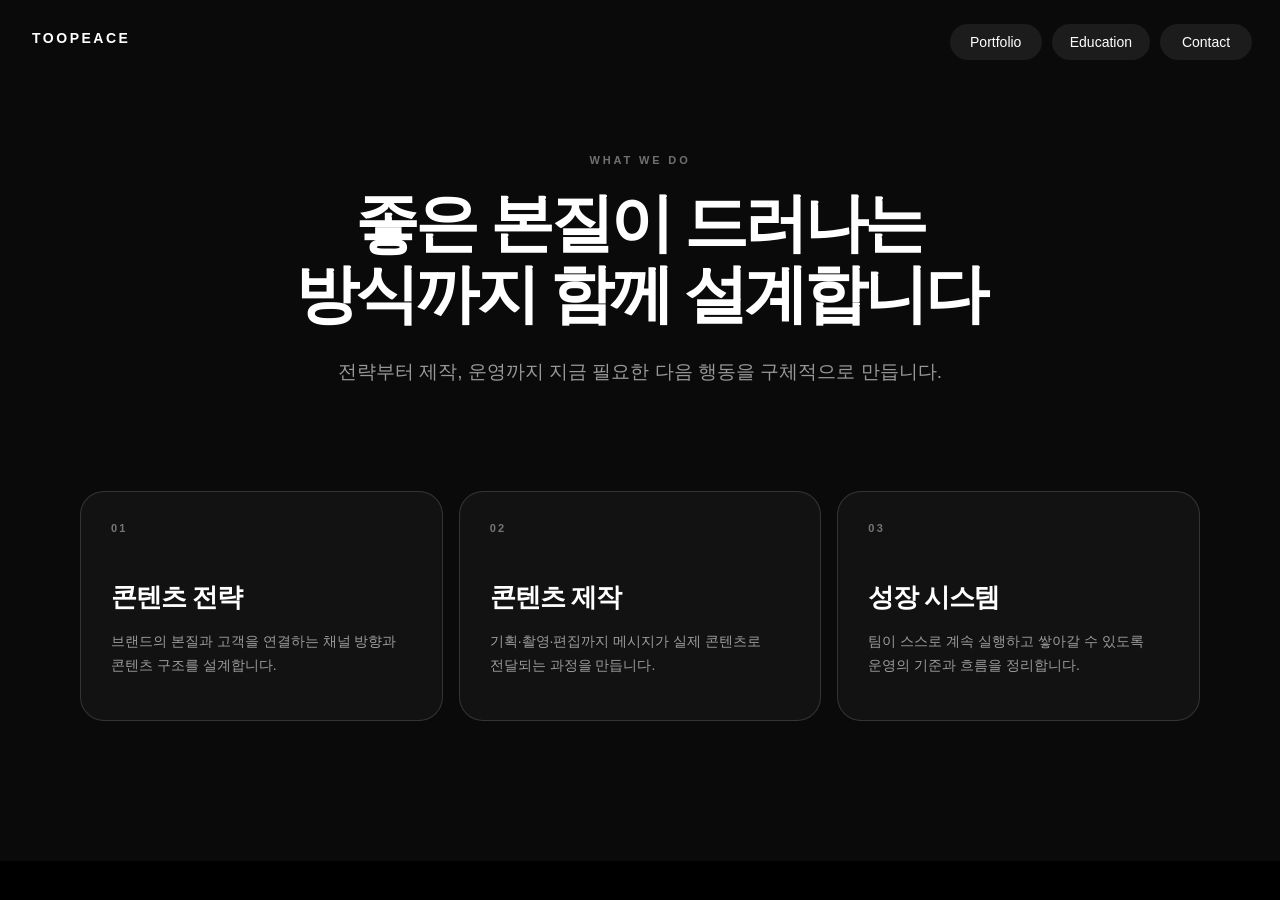
<file: services.html>
<!doctype html>
<html lang="ko">
  <head>
    <meta charset="UTF-8" />
    <meta name="viewport" content="width=device-width, initial-scale=1" />
    <meta name="theme-color" content="#000000" />
    <title>Services | Toopeace</title>
    <link rel="stylesheet" href="./styles.css?v=20260907-mobile-top" />
    <script src="./app.js?v=20260904-multipage" defer></script>
  </head>
  <body>
    <a class="tp-home-link" href="./index.html" aria-label="Toopeace 홈으로">TOOPEACE</a>
    <nav class="tp-primary-nav tp-primary-nav--floating" aria-label="주요 메뉴">
      <a class="tp-primary-nav-link" href="./portfolio.html">Portfolio</a>
      <a class="tp-primary-nav-link" href="./story.html">Education</a>
      <a class="tp-primary-nav-link" href="./index.html#contact">Contact</a>
    </nav>

    <main class="tp-subpage tp-subpage--services">
      <section class="tp-services" id="services" aria-labelledby="services-title">
        <div class="tp-services-heading">
          <p class="tp-eyebrow">WHAT WE DO</p>
          <h2 id="services-title">좋은 본질이 드러나는 방식까지 함께 설계합니다</h2>
          <p>전략부터 제작, 운영까지 지금 필요한 다음 행동을 구체적으로 만듭니다.</p>
        </div>
        <div class="tp-service-grid">
          <article class="tp-service-card">
            <p class="tp-service-index">01</p>
            <h3>콘텐츠 전략</h3>
            <p>브랜드의 본질과 고객을 연결하는 채널 방향과 콘텐츠 구조를 설계합니다.</p>
          </article>
          <article class="tp-service-card">
            <p class="tp-service-index">02</p>
            <h3>콘텐츠 제작</h3>
            <p>기획·촬영·편집까지 메시지가 실제 콘텐츠로 전달되는 과정을 만듭니다.</p>
          </article>
          <article class="tp-service-card">
            <p class="tp-service-index">03</p>
            <h3>성장 시스템</h3>
            <p>팀이 스스로 계속 실행하고 쌓아갈 수 있도록 운영의 기준과 흐름을 정리합니다.</p>
          </article>
        </div>
      </section>
    </main>
  </body>
</html>
</file>
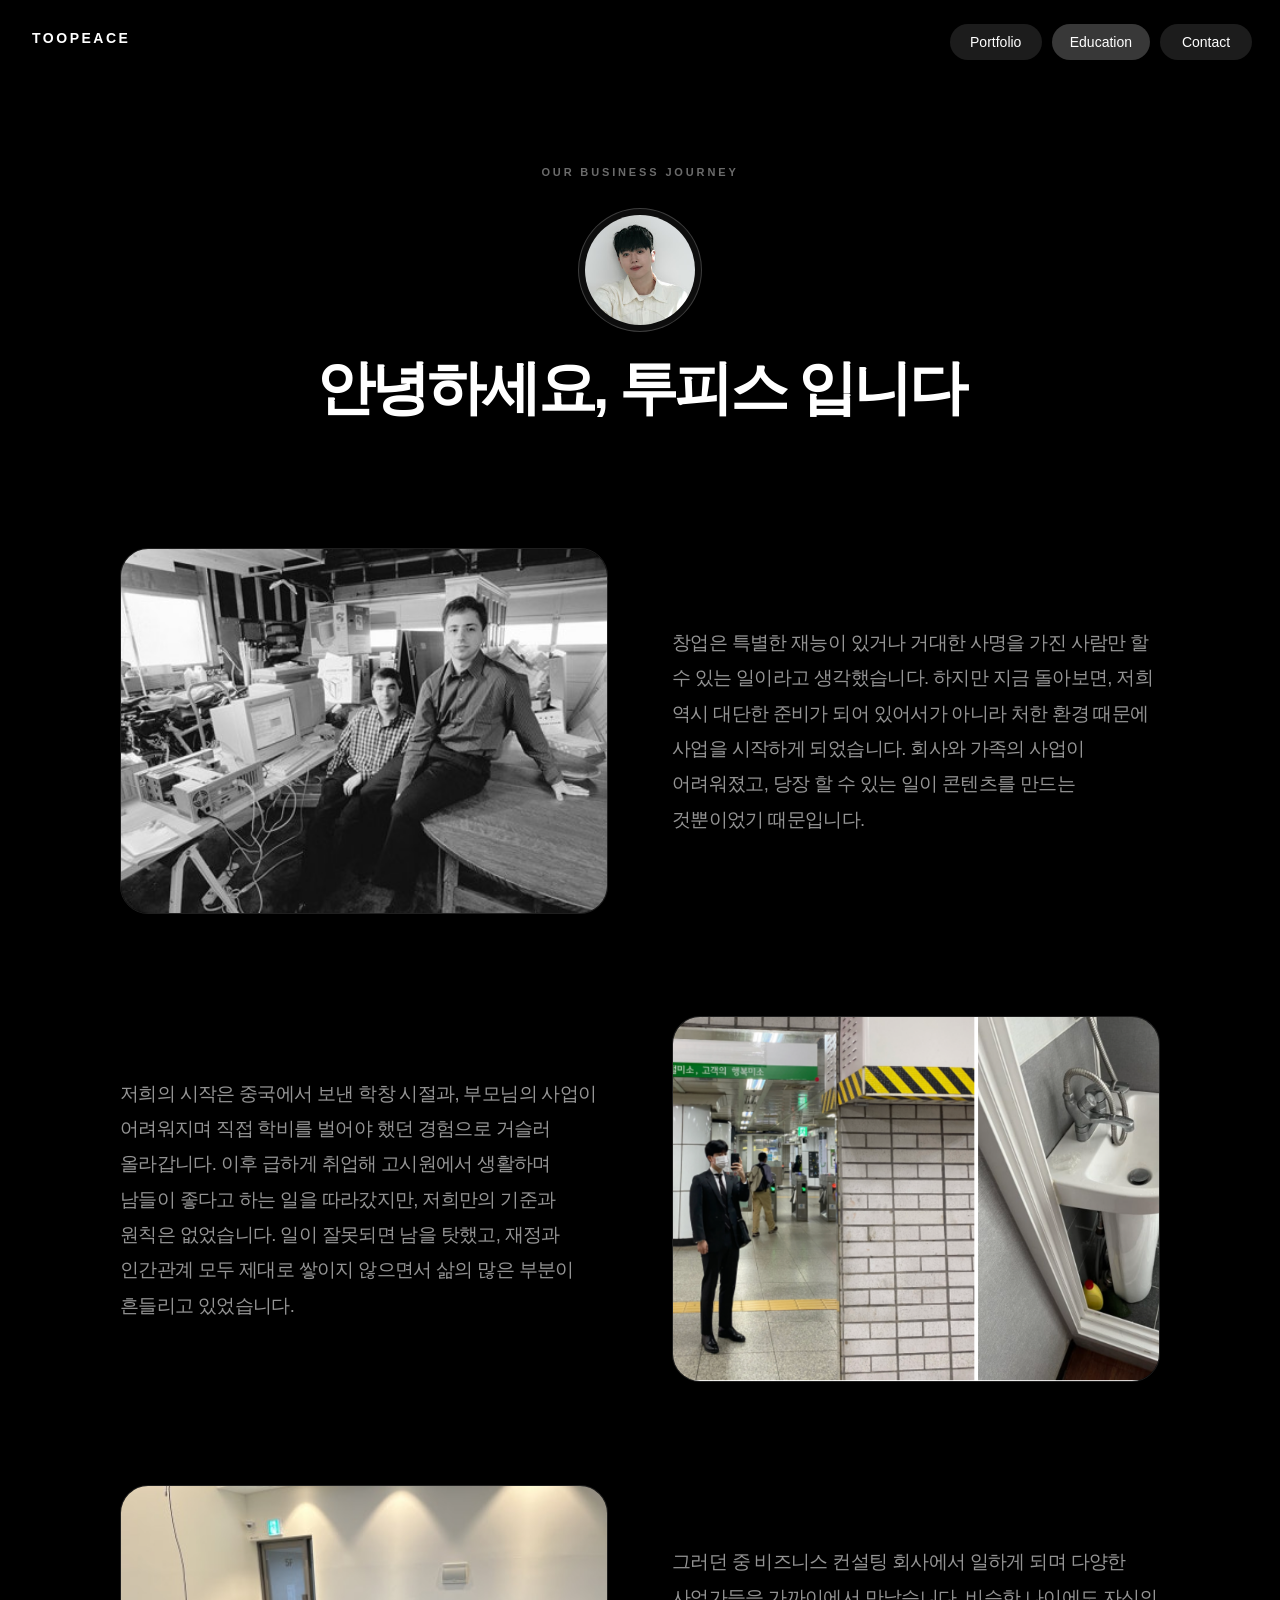
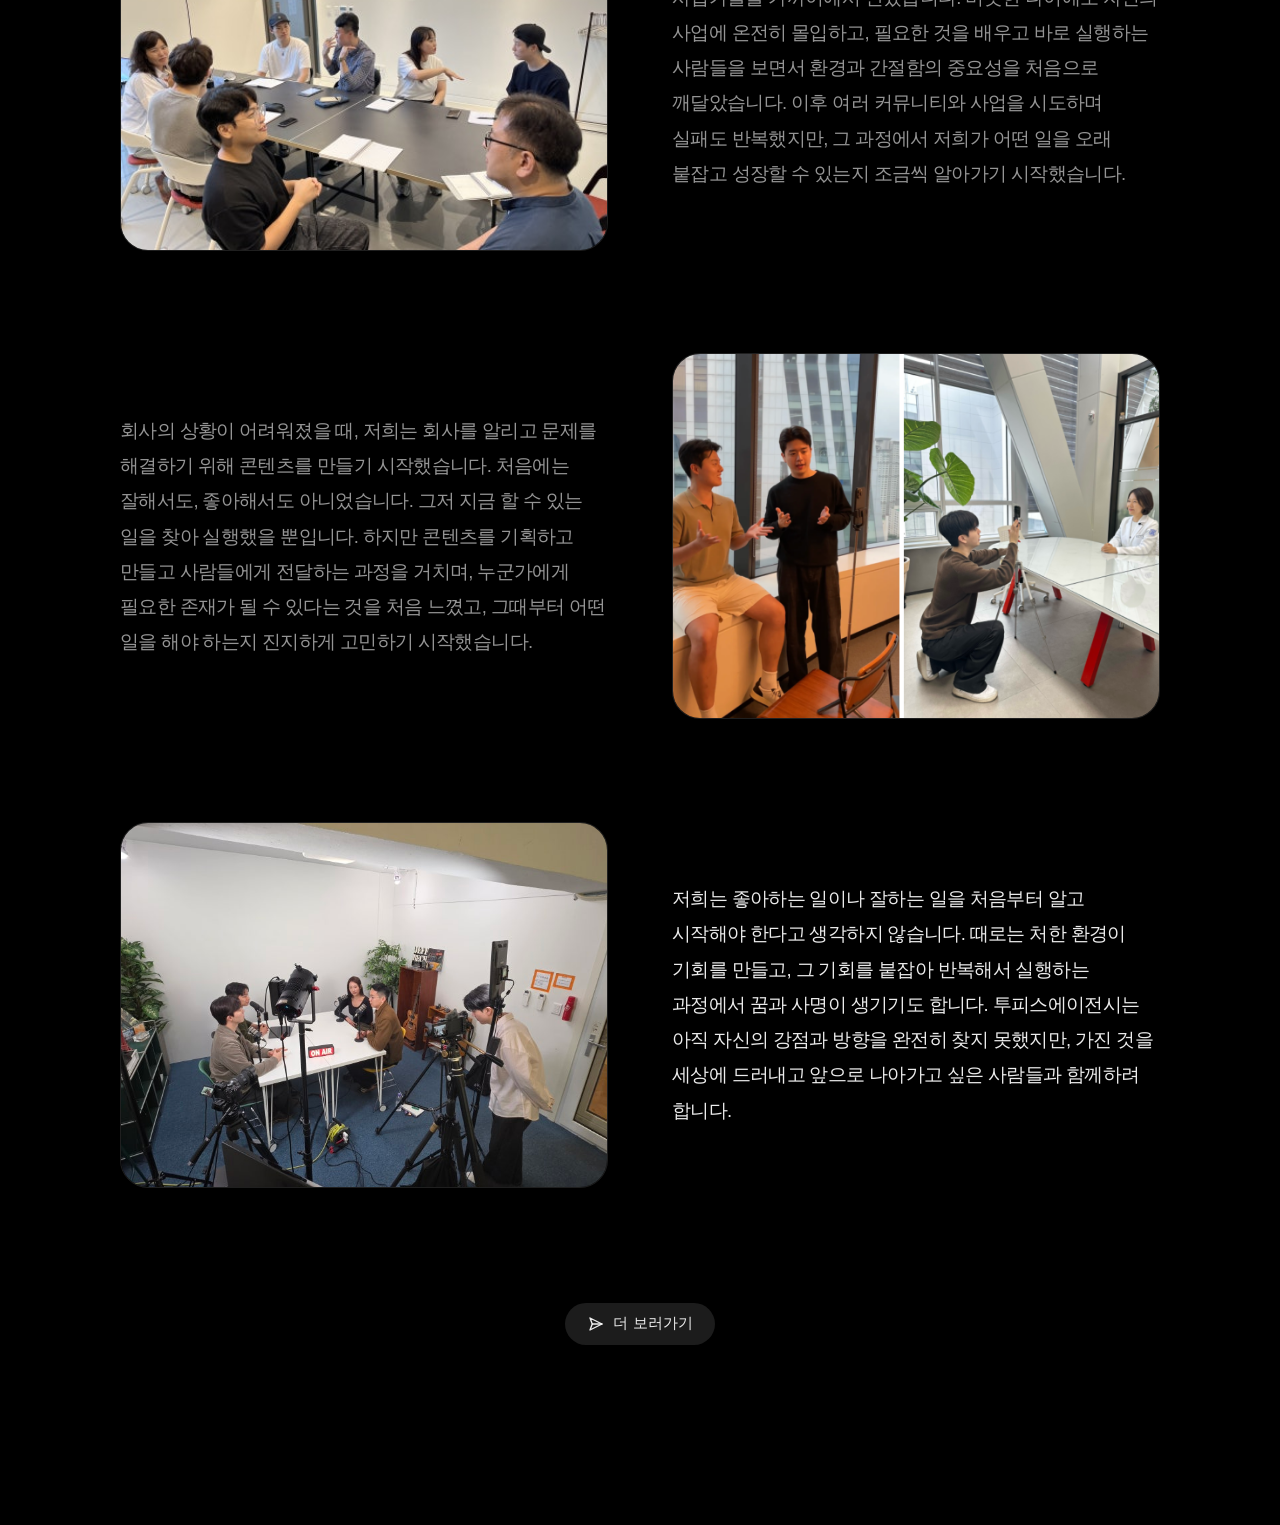
<file: story.html>
<!doctype html>
<html lang="ko">
  <head>
    <meta charset="UTF-8" />
    <meta name="viewport" content="width=device-width, initial-scale=1" />
    <meta name="theme-color" content="#000000" />
    <title>Story | Toopeace</title>
    <link rel="stylesheet" href="./styles.css?v=20260907-mobile-top" />
    <script src="./app.js?v=20260904-multipage" defer></script>
  </head>
  <body>
    <a class="tp-home-link" href="./index.html" aria-label="Toopeace 홈으로">TOOPEACE</a>
    <nav class="tp-primary-nav tp-primary-nav--floating" aria-label="주요 메뉴">
      <a class="tp-primary-nav-link" href="./portfolio.html">Portfolio</a>
      <a class="tp-primary-nav-link" href="./story.html" aria-current="page">Education</a>
      <a class="tp-primary-nav-link" href="./index.html#contact">Contact</a>
    </nav>

    <main class="tp-subpage tp-subpage--story">
      <section class="tp-journey" id="story" aria-labelledby="journey-title">
        <div class="tp-journey-heading">
          <p class="tp-eyebrow">OUR BUSINESS JOURNEY</p>
          <div class="tp-journey-avatar-wrap">
            <img class="tp-journey-avatar" src="./assets/journey-profile.png" alt="투피스 대표 프로필" />
          </div>
          <h2 id="journey-title">안녕하세요, 투피스 입니다</h2>
        </div>
        <div class="tp-journey-steps">
          <article class="tp-journey-step">
            <div class="tp-journey-media"><img src="./assets/journey-01.png" alt="차고에서 시작한 초창기 스타트업의 모습" /></div>
            <p class="tp-journey-paragraph">창업은 특별한 재능이 있거나 거대한 사명을 가진 사람만 할 수 있는 일이라고 생각했습니다. 하지만 지금 돌아보면, 저희 역시 대단한 준비가 되어 있어서가 아니라 처한 환경 때문에 사업을 시작하게 되었습니다. 회사와 가족의 사업이 어려워졌고, 당장 할 수 있는 일이 콘텐츠를 만드는 것뿐이었기 때문입니다.</p>
          </article>
          <article class="tp-journey-step tp-journey-step--reverse">
            <div class="tp-journey-media"><img src="./assets/client-feedback/journey-02-replacement.png" alt="투피스에이전시의 성장 과정" /></div>
            <p class="tp-journey-paragraph">저희의 시작은 중국에서 보낸 학창 시절과, 부모님의 사업이 어려워지며 직접 학비를 벌어야 했던 경험으로 거슬러 올라갑니다. 이후 급하게 취업해 고시원에서 생활하며 남들이 좋다고 하는 일을 따라갔지만, 저희만의 기준과 원칙은 없었습니다. 일이 잘못되면 남을 탓했고, 재정과 인간관계 모두 제대로 쌓이지 않으면서 삶의 많은 부분이 흔들리고 있었습니다.</p>
          </article>
          <article class="tp-journey-step">
            <div class="tp-journey-media"><img src="./assets/journey-03.png" alt="다양한 사업가들과의 모임 현장" /></div>
            <p class="tp-journey-paragraph">그러던 중 비즈니스 컨설팅 회사에서 일하게 되며 다양한 사업가들을 가까이에서 만났습니다. 비슷한 나이에도 자신의 사업에 온전히 몰입하고, 필요한 것을 배우고 바로 실행하는 사람들을 보면서 환경과 간절함의 중요성을 처음으로 깨달았습니다. 이후 여러 커뮤니티와 사업을 시도하며 실패도 반복했지만, 그 과정에서 저희가 어떤 일을 오래 붙잡고 성장할 수 있는지 조금씩 알아가기 시작했습니다.</p>
          </article>
          <article class="tp-journey-step tp-journey-step--reverse">
            <div class="tp-journey-media"><img src="./assets/client-feedback/journey-04-replacement.png" alt="투피스에이전시의 콘텐츠 제작 현장" /></div>
            <p class="tp-journey-paragraph">회사의 상황이 어려워졌을 때, 저희는 회사를 알리고 문제를 해결하기 위해 콘텐츠를 만들기 시작했습니다. 처음에는 잘해서도, 좋아해서도 아니었습니다. 그저 지금 할 수 있는 일을 찾아 실행했을 뿐입니다. 하지만 콘텐츠를 기획하고 만들고 사람들에게 전달하는 과정을 거치며, 누군가에게 필요한 존재가 될 수 있다는 것을 처음 느꼈고, 그때부터 어떤 일을 해야 하는지 진지하게 고민하기 시작했습니다.</p>
          </article>
          <article class="tp-journey-step">
            <div class="tp-journey-media"><img src="./assets/client-feedback/journey-05-replacement.jpg" alt="투피스에이전시의 콘텐츠 촬영 현장" /></div>
            <p class="tp-journey-paragraph tp-journey-paragraph--closing">저희는 좋아하는 일이나 잘하는 일을 처음부터 알고 시작해야 한다고 생각하지 않습니다. 때로는 처한 환경이 기회를 만들고, 그 기회를 붙잡아 반복해서 실행하는 과정에서 꿈과 사명이 생기기도 합니다. 투피스에이전시는 아직 자신의 강점과 방향을 완전히 찾지 못했지만, 가진 것을 세상에 드러내고 앞으로 나아가고 싶은 사람들과 함께하려 합니다.</p>
          </article>
        </div>
        <div class="tp-journey-cta">
          <a class="tp-contact tp-more-link" href="https://blog.naver.com/apple1003_/224295485682" target="_blank" rel="noreferrer" aria-label="블로그에서 더 보러가기">
            <span class="tp-morph-icon-wrap" aria-hidden="true">
              <span class="tp-morph-icon tp-morph-icon--send"><svg viewBox="0 0 24 24" focusable="false"><path d="m4 4 16 8-16 8 3-8-3-8Z" /><path d="M7 12h13" /></svg></span>
              <span class="tp-morph-icon tp-morph-icon--check"><svg viewBox="0 0 24 24" focusable="false"><path d="m5 12 4 4L19 6" /></svg></span>
            </span>
            <span class="tp-contact-label">더 보러가기</span>
          </a>
        </div>
      </section>
    </main>
  </body>
</html>
</file>
<file: styles.css>
:root {
  color-scheme: dark;
  font-family: "Helvetica Neue", Helvetica, Arial, sans-serif;
  background: #000;
}

* {
  box-sizing: border-box;
}

html,
body {
  min-height: 100%;
  margin: 0;
  padding: 0;
  background: #000;
}

body {
  overflow-x: hidden;
}

.tp-subpage {
  min-height: 100vh;
  background: #000;
}

.tp-home-link {
  position: fixed;
  top: 30px;
  left: 32px;
  z-index: 50;
  color: #fff;
  font-family: Arial, sans-serif;
  font-size: 14px;
  font-weight: 600;
  letter-spacing: 0.18em;
  text-decoration: none;
}

.tp-home-link:hover,
.tp-home-link:focus-visible {
  opacity: 0.72;
}

.visually-hidden {
  position: absolute;
  width: 1px;
  height: 1px;
  padding: 0;
  margin: -1px;
  overflow: hidden;
  clip: rect(0, 0, 0, 0);
  white-space: nowrap;
  border: 0;
}

.toopeace-wrap {
  width: 100%;
  min-height: 100vh;
  min-height: 100svh;
  margin-left: 0;
  padding: 84px 20px 48px;
  display: flex;
  flex-direction: column;
  align-items: center;
  justify-content: center;
  background: #000;
  overflow: hidden;
}

.tp-svg-text {
  display: block;
  width: calc(100vw - 40px);
  max-width: 1400px;
  height: auto;
  margin-bottom: 32px;
  overflow: visible;
}

.tp-svg-text [data-l] {
  fill: none;
  stroke: #fff;
  stroke-width: 1.5;
  stroke-linecap: round;
  stroke-linejoin: round;
  stroke-dashoffset: var(--dl, 999);
}

.tp-mission {
  max-width: min(680px, 92vw);
  margin-top: 0;
  color: #fff;
  text-align: center;
  opacity: 1;
  transform: none;
}

.toopeace-wrap.tp-visible .tp-mission {
  opacity: 1;
  transform: translateY(0);
}

.tp-primary-nav {
  display: flex;
  align-items: center;
  justify-content: center;
  gap: 10px;
  margin: 0 0 22px;
}

.tp-primary-nav--floating {
  position: fixed;
  top: 24px;
  right: 28px;
  z-index: 50;
  margin: 0;
  padding: 6px;
  border: 1px solid rgba(255, 255, 255, 0.1);
  border-radius: 999px;
  background: rgba(8, 8, 8, 0.68);
  box-shadow: 0 12px 36px rgba(0, 0, 0, 0.28);
  backdrop-filter: blur(16px) saturate(130%);
  -webkit-backdrop-filter: blur(16px) saturate(130%);
}

.tp-primary-nav-link {
  display: inline-flex;
  min-width: 92px;
  height: 36px;
  align-items: center;
  justify-content: center;
  padding: 0 18px;
  border: 1px solid rgba(255, 255, 255, 0.22);
  border-radius: 999px;
  color: #fff;
  font-size: 12px;
  font-weight: 600;
  letter-spacing: 0.04em;
  text-decoration: none;
  transition: color 0.2s ease, border-color 0.2s ease, background 0.2s ease, transform 0.2s ease;
}

.tp-primary-nav-link:hover,
.tp-primary-nav-link:focus-visible {
  color: #fff;
  border-color: rgba(255, 255, 255, 0.9);
  background: rgba(255, 255, 255, 0.08);
  transform: translateY(-1px);
}

.tp-primary-nav-link[aria-current="page"] {
  border-color: rgba(255, 255, 255, 0.9);
  background: rgba(255, 255, 255, 0.12);
}

.tp-mission-copy {
  margin: 0;
  color: rgba(255, 255, 255, 0.68);
  font-size: clamp(12px, 1.35vw, 15px);
  font-weight: 400;
  line-height: 1.9;
  word-break: keep-all;
}

.tp-hero-socials {
  display: flex;
  flex-wrap: wrap;
  justify-content: center;
  gap: clamp(8px, 2vw, 18px);
  margin: 30px 0 0;
}

.tp-hero-social {
  display: inline-flex;
  align-items: center;
  justify-content: center;
  width: auto;
  height: 44px;
  gap: clamp(8px, 1vw, 10px);
  padding: 0 clamp(14px, 1.4vw, 18px);
  border: 1px solid rgba(255, 255, 255, 0.16);
  border-radius: 999px;
  color: rgba(255, 255, 255, 0.72);
  background:
    linear-gradient(
      135deg,
      rgba(0, 0, 0, 0.72) 0%,
      rgba(0, 0, 0, 0.6) 60%,
      rgba(255, 255, 255, 0.16) 100%
    ),
    rgba(255, 255, 255, 0.08);
  box-shadow:
    inset 0 1px 0 rgba(255, 255, 255, 0.14),
    0 10px 24px rgba(0, 0, 0, 0.34);
  backdrop-filter: blur(10px) saturate(120%);
  -webkit-backdrop-filter: blur(10px) saturate(120%);
  text-decoration: none;
  transition: color 0.25s ease, border-color 0.25s ease, background 0.25s ease, transform 0.25s ease;
}

.tp-hero-social[data-platform="instagram"] {
  color: #e1306c;
}

.tp-hero-social[data-platform="youtube"] {
  color: #ff0033;
}

.tp-hero-social[data-platform="blog"] {
  color: #18b85b;
}

.tp-hero-social:hover {
  border-color: rgba(255, 255, 255, 0.28);
  background:
    linear-gradient(
      135deg,
      rgba(0, 0, 0, 0.64) 0%,
      rgba(0, 0, 0, 0.52) 60%,
      rgba(255, 255, 255, 0.2) 100%
    ),
    rgba(255, 255, 255, 0.1);
  transform: translateY(-2px);
}

.tp-hero-social:focus-visible {
  outline: 1px solid rgba(255, 255, 255, 0.9);
  outline-offset: 4px;
}

.tp-hero-social svg {
  width: 22px;
  height: 22px;
  flex: 0 0 22px;
  fill: none;
  stroke: currentColor;
  stroke-width: 1.7;
  stroke-linecap: round;
  stroke-linejoin: round;
}

.tp-hero-social-handle {
  color: #fff;
  font-family: Arial, sans-serif;
  font-size: 16px;
  font-weight: 500;
  line-height: 1;
  letter-spacing: 0;
}

.tp-hero-social .tp-social-dot,
.tp-hero-social .tp-social-play {
  fill: currentColor;
  stroke: none;
}

.tp-contact {
  display: inline-flex;
  align-items: center;
  justify-content: center;
  height: 54px;
  min-width: 178px;
  margin-top: 34px;
  padding: 0 30px;
  gap: 12px;
  border: 1px solid rgba(255, 255, 255, 0.16);
  border-radius: 999px;
  color: rgba(255, 255, 255, 0.92);
  background:
    linear-gradient(
      135deg,
      rgba(0, 0, 0, 0.72) 0%,
      rgba(0, 0, 0, 0.6) 60%,
      rgba(255, 255, 255, 0.16) 100%
    ),
    rgba(255, 255, 255, 0.08);
  box-shadow:
    inset 0 1px 0 rgba(255, 255, 255, 0.14),
    0 10px 24px rgba(0, 0, 0, 0.34);
  backdrop-filter: blur(10px) saturate(120%);
  -webkit-backdrop-filter: blur(10px) saturate(120%);
  cursor: pointer;
  font: inherit;
  font-size: 15px;
  font-weight: 500;
  letter-spacing: -0.01em;
  opacity: 1;
  transform: none;
  transition: background 0.15s ease, border-color 0.15s ease, box-shadow 0.15s ease,
    transform 0.15s ease;
}

.toopeace-wrap.tp-visible .tp-contact {
  opacity: 1;
  transform: translateY(0);
}

.tp-contact:hover {
  transform: scale(1.02);
  border-color: rgba(255, 255, 255, 0.28);
  background:
    linear-gradient(
      135deg,
      rgba(0, 0, 0, 0.64) 0%,
      rgba(0, 0, 0, 0.52) 60%,
      rgba(255, 255, 255, 0.2) 100%
    ),
    rgba(255, 255, 255, 0.1);
  box-shadow:
    inset 0 1px 0 rgba(255, 255, 255, 0.18),
    0 14px 30px rgba(0, 0, 0, 0.4);
}

.toopeace-wrap.tp-visible .tp-contact:hover {
  transform: translateY(0) scale(1.02);
}

.tp-contact:active {
  transform: scale(0.96);
}

.toopeace-wrap.tp-visible .tp-contact:active {
  transform: translateY(0) scale(0.96);
}

.tp-contact:focus-visible {
  outline: 1px solid rgba(255, 255, 255, 0.9);
  outline-offset: 6px;
}

.tp-more-link {
  text-decoration: none;
}

.tp-morph-icon-wrap {
  position: relative;
  display: inline-flex;
  width: 18px;
  height: 18px;
  flex: 0 0 18px;
  align-items: center;
  justify-content: center;
}

.tp-morph-icon {
  position: absolute;
  inset: 0;
  display: inline-flex;
  align-items: center;
  justify-content: center;
  transition: opacity 0.15s ease, transform 0.15s ease;
}

.tp-morph-icon svg {
  width: 18px;
  height: 18px;
  fill: none;
  stroke: currentColor;
  stroke-linecap: round;
  stroke-linejoin: round;
  stroke-width: 1.8;
}

.tp-morph-icon--check {
  opacity: 0;
  transform: scale(0.5);
}

.tp-contact.is-hovered .tp-morph-icon--send,
.tp-contact:focus-visible .tp-morph-icon--send {
  opacity: 0;
  transform: scale(0.5);
}

.tp-contact.is-hovered .tp-morph-icon--check,
.tp-contact:focus-visible .tp-morph-icon--check {
  opacity: 1;
  transform: scale(1);
}

.tp-labels {
  display: flex;
  flex-direction: column;
  align-items: center;
  gap: 12px;
  margin-bottom: 44px;
  opacity: 0;
  transform: translateY(10px);
  transition: opacity 0.8s ease 3.3s, transform 0.8s ease 3.3s;
}

.toopeace-wrap.tp-visible .tp-labels {
  opacity: 1;
  transform: translateY(0);
}

.tp-label-wrap {
  display: flex;
  align-items: center;
  gap: 16px;
}

.tp-label {
  display: inline-flex;
  min-width: 200px;
  align-items: center;
  justify-content: center;
  gap: 10px;
  padding: 12px 22px;
  border-radius: 50px;
  color: #fff;
  background: rgba(255, 255, 255, 0.07);
  text-decoration: none;
  transition: background 0.2s ease;
}

.tp-label:hover {
  background: rgba(255, 255, 255, 0.14);
}

.tp-label:focus-visible {
  outline: 1px solid rgba(255, 255, 255, 0.9);
  outline-offset: 5px;
}

.tp-label > svg {
  width: 16px;
  height: 16px;
  flex-shrink: 0;
}

.tp-label-text {
  display: flex;
  flex-direction: column;
  text-align: left;
}

.tp-sub,
.tp-main {
  display: block;
  text-transform: uppercase;
}

.tp-sub {
  margin-bottom: 2px;
  color: rgba(255, 255, 255, 0.45);
  font-size: 9px;
  font-weight: 300;
  letter-spacing: 0.22em;
}

.tp-main {
  color: #fff;
  font-size: 13px;
  font-weight: 700;
  letter-spacing: 0.16em;
}

.tp-divider {
  display: none;
}

.tp-caption {
  margin: 0;
  color: rgba(255, 255, 255, 0.28);
  font-size: 10px;
  letter-spacing: 0.36em;
  text-transform: uppercase;
  opacity: 0;
  transition: opacity 0.8s ease 3.6s;
}

.toopeace-wrap.tp-visible .tp-caption {
  opacity: 1;
}

.toopeace-wrap.tp-reduced-motion .tp-svg-text [data-l] {
  stroke-dashoffset: 0 !important;
  transition: none !important;
}

.toopeace-wrap.tp-reduced-motion .tp-mission,
.toopeace-wrap.tp-reduced-motion .tp-contact,
.toopeace-wrap.tp-reduced-motion .tp-labels,
.toopeace-wrap.tp-reduced-motion .tp-caption {
  opacity: 1;
  transform: none;
  transition: none;
}

@media (min-width: 769px) {
  .tp-labels {
    flex-direction: row;
    gap: 0;
  }

  .tp-label-wrap {
    gap: 0;
  }

  .tp-label {
    min-width: unset;
  }

  .tp-divider {
    display: block;
    width: 1px;
    height: 44px;
    margin: 0 12px;
    flex-shrink: 0;
    background: rgba(255, 255, 255, 0.18);
  }

  .tp-label-wrap:last-child .tp-divider {
    display: none;
  }
}

@media (prefers-reduced-motion: reduce) {
  *,
  *::before,
  *::after {
    scroll-behavior: auto !important;
  }
}

.tp-results {
  min-height: 100vh;
  padding: clamp(40px, 4vw, 72px) clamp(20px, 6vw, 96px) 160px;
  color: #fff;
  background: #0a0a0a;
}

.tp-results-heading,
.tp-cases {
  width: min(1200px, 100%);
  margin-right: auto;
  margin-left: auto;
}

.tp-results-heading {
  max-width: 960px;
  text-align: center;
  opacity: 0;
  transform: translateY(48px);
  transition: opacity 0.9s ease, transform 0.9s cubic-bezier(0.22, 1, 0.36, 1);
}

.tp-results-heading.is-visible {
  opacity: 1;
  transform: translateY(0);
}

.tp-br-mobile {
  display: none;
}

.tp-eyebrow,
.tp-case-index {
  margin: 0;
  color: rgba(255, 255, 255, 0.42);
  font-size: 11px;
  font-weight: 700;
  letter-spacing: 0.26em;
  text-transform: uppercase;
}

.tp-results-heading h2 {
  max-width: 900px;
  margin: 22px auto 24px;
  font-size: clamp(34px, 5vw, 72px);
  font-weight: 700;
  line-height: 1.12;
  letter-spacing: -0.045em;
  word-break: keep-all;
}

.tp-results-heading > p:last-child {
  max-width: 620px;
  margin: 0 auto;
  color: rgba(255, 255, 255, 0.58);
  font-size: clamp(15px, 1.5vw, 20px);
  line-height: 1.75;
  word-break: keep-all;
}

.tp-cases {
  display: flex;
  flex-direction: column;
  gap: clamp(64px, 8vw, 112px);
  margin-top: clamp(72px, 10vw, 140px);
}

.tp-portfolio-carousel {
  width: min(860px, 100%);
  margin: clamp(36px, 5vw, 70px) auto 0;
  opacity: 0;
  transform: translateY(48px);
  transition: opacity 0.9s ease, transform 0.9s cubic-bezier(0.22, 1, 0.36, 1);
}

.tp-portfolio-carousel.is-visible {
  opacity: 1;
  transform: translateY(0);
}

.tp-portfolio-stage {
  --card-step: 240px;
  position: relative;
  display: flex;
  width: 100%;
  min-height: 292px;
  margin-top: 0;
  align-items: center;
  justify-content: center;
}

.tp-portfolio-viewport {
  position: relative;
  width: min(620px, calc(100% - 104px));
  height: 292px;
  overflow: hidden;
}

.tp-portfolio-track {
  position: relative;
  width: 100%;
  height: 100%;
}

.tp-portfolio-card {
  position: absolute;
  top: 50%;
  left: 50%;
  display: flex;
  width: 256px;
  height: 144px;
  min-height: 144px;
  flex-direction: column;
  align-items: center;
  gap: 0;
  padding: 0;
  border: 0;
  color: #fff;
  background: transparent;
  cursor: pointer;
  opacity: 0.18;
  pointer-events: none;
  transform: translate(-50%, -50%) translateX(calc(var(--position) * var(--card-step))) rotate(calc(var(--position) * 5deg)) scale(0.74);
  transition: opacity 0.55s ease, transform 0.7s cubic-bezier(0.22, 1, 0.36, 1), filter 0.55s ease;
  will-change: transform, opacity;
}

.tp-portfolio-card[data-position="0"] {
  z-index: 3;
  opacity: 1;
  pointer-events: auto;
  transform: translate(-50%, -50%) translateX(0) rotate(0) scale(1.05);
}

.tp-portfolio-card[data-position="-1"],
.tp-portfolio-card[data-position="1"] {
  z-index: 2;
  opacity: 0.62;
  filter: saturate(0.7);
  pointer-events: auto;
}

.tp-portfolio-card:focus-visible {
  outline: 1px solid rgba(255, 255, 255, 0.9);
  outline-offset: 8px;
}

.tp-portfolio-card img {
  display: block;
  width: 256px;
  height: 144px;
  border: 1px solid rgba(255, 255, 255, 0.12);
  border-radius: 18px;
  background: #111;
  box-shadow: 0 20px 44px rgba(0, 0, 0, 0.42);
  object-fit: cover;
}

.tp-portfolio-card-placeholder {
  display: block;
  width: 256px;
  height: 144px;
  border: 1px solid rgba(255, 255, 255, 0.16);
  border-radius: 18px;
  background:
    linear-gradient(135deg, rgba(255, 255, 255, 0.08), transparent 42%),
    linear-gradient(315deg, rgba(255, 255, 255, 0.04), transparent 58%),
    #111;
  box-shadow: 0 20px 44px rgba(0, 0, 0, 0.42);
}

.tp-carousel-arrow {
  position: absolute;
  top: 50%;
  z-index: 5;
  display: grid;
  width: 40px;
  height: 40px;
  place-items: center;
  padding: 0;
  border: 1px solid rgba(255, 255, 255, 0.2);
  border-radius: 50%;
  color: rgba(255, 255, 255, 0.72);
  background: rgba(255, 255, 255, 0.04);
  cursor: pointer;
  transform: translateY(-50%);
  transition: color 0.2s ease, border-color 0.2s ease, background 0.2s ease, transform 0.2s ease;
}

.tp-carousel-arrow--prev {
  left: 0;
}

.tp-carousel-arrow--next {
  right: 0;
}

.tp-carousel-arrow:hover:not(:disabled) {
  border-color: rgba(255, 255, 255, 0.68);
  color: #fff;
  background: rgba(255, 255, 255, 0.1);
  transform: translateY(-50%) scale(1.05);
}

.tp-carousel-arrow:disabled {
  cursor: not-allowed;
  opacity: 0.22;
}

.tp-carousel-arrow:focus-visible {
  outline: 1px solid rgba(255, 255, 255, 0.9);
  outline-offset: 5px;
}

.tp-carousel-arrow svg {
  width: 18px;
  height: 18px;
  fill: none;
  stroke: currentColor;
  stroke-linecap: round;
  stroke-linejoin: round;
  stroke-width: 1.7;
}

.tp-carousel-dots {
  display: flex;
  flex-wrap: wrap;
  justify-content: center;
  gap: 7px;
  margin-top: 10px;
}

.tp-carousel-dot {
  width: 6px;
  height: 6px;
  padding: 0;
  border: 0;
  border-radius: 999px;
  background: rgba(255, 255, 255, 0.25);
  cursor: pointer;
  transition: width 0.3s ease, background 0.3s ease;
}

.tp-carousel-dot[aria-current="true"] {
  width: 22px;
  background: #fff;
}

.tp-carousel-dot:focus-visible {
  outline: 1px solid rgba(255, 255, 255, 0.9);
  outline-offset: 5px;
}

.tp-portfolio-detail {
  max-width: 860px;
  margin: clamp(48px, 6vw, 72px) auto 0;
  text-align: center;
}

.tp-portfolio-detail-media {
  display: grid;
  grid-template-columns: repeat(auto-fit, minmax(min(260px, 100%), 1fr));
  gap: 16px;
  margin: 42px auto 0;
}

.tp-portfolio-detail-media[hidden] {
  display: none;
}

.tp-portfolio-detail-media figure {
  position: relative;
  min-width: 0;
  margin: 0;
  overflow: hidden;
  border: 1px solid rgba(255, 255, 255, 0.14);
  border-radius: 22px;
  background: #fff;
  box-shadow: 0 22px 64px rgba(0, 0, 0, 0.34);
}

.tp-portfolio-detail-media figcaption {
  position: absolute;
  top: 12px;
  left: 12px;
  z-index: 1;
  padding: 7px 11px;
  border: 1px solid rgba(255, 255, 255, 0.18);
  border-radius: 999px;
  color: #fff;
  background: rgba(0, 0, 0, 0.72);
  font-size: 10px;
  font-weight: 700;
  letter-spacing: 0.12em;
  text-transform: uppercase;
  backdrop-filter: blur(10px);
  -webkit-backdrop-filter: blur(10px);
}

.tp-portfolio-detail-media img {
  display: block;
  width: 100%;
  height: clamp(280px, 42vw, 520px);
  object-fit: contain;
}

.tp-portfolio-detail-category,
.tp-portfolio-results-label {
  margin: 0;
  color: rgba(255, 255, 255, 0.42);
  font-size: 11px;
  font-weight: 700;
  letter-spacing: 0.24em;
  text-transform: uppercase;
}

.tp-portfolio-detail h3 {
  margin: 18px 0 30px;
  color: #fff;
  font-size: clamp(28px, 4vw, 48px);
  font-weight: 700;
  line-height: 1.2;
  letter-spacing: -0.06em;
  word-break: keep-all;
}

.tp-portfolio-results {
  padding-top: 22px;
  border-top: 1px solid rgba(255, 255, 255, 0.14);
}

.tp-portfolio-results ul {
  display: grid;
  gap: 8px;
  margin: 14px 0 0;
  padding: 0;
  color: rgba(255, 255, 255, 0.82);
  font-size: 16px;
  line-height: 1.6;
  list-style: none;
}

.tp-portfolio-results li::before {
  margin-right: 8px;
  color: rgba(255, 255, 255, 0.52);
  content: "✓";
}

.tp-case {
  display: grid;
  grid-template-columns: minmax(0, 1.06fr) minmax(0, 0.94fr);
  align-items: center;
  gap: clamp(32px, 5vw, 80px);
  opacity: 0;
  transform: translateY(48px);
  transition: opacity 0.9s ease, transform 0.9s cubic-bezier(0.22, 1, 0.36, 1);
}

.tp-case.is-visible {
  opacity: 1;
  transform: translateY(0);
}

.tp-case--reverse .tp-case-media {
  grid-column: 2;
  grid-row: 1;
}

.tp-case--reverse .tp-case-copy {
  grid-column: 1;
  grid-row: 1;
  justify-self: end;
}

.tp-case-media {
  position: relative;
  width: 80%;
  min-height: 0;
  aspect-ratio: 2.4 / 1;
  justify-self: end;
  display: flex;
  flex-direction: column;
  align-items: center;
  justify-content: center;
  overflow: hidden;
  border: 1px solid rgba(255, 255, 255, 0.12);
  border-radius: 28px;
  color: rgba(255, 255, 255, 0.9);
  background: #fff;
  box-shadow: inset 0 1px 0 rgba(255, 255, 255, 0.12), 0 28px 80px rgba(0, 0, 0, 0.34);
}

.tp-case--reverse .tp-case-media {
  width: 80%;
  min-height: 0;
  aspect-ratio: 2.4 / 1;
  justify-self: start;
}

.tp-case-media img {
  display: block;
  width: 100%;
  height: 100%;
  border-radius: inherit;
  object-fit: contain;
}

.tp-case-media::after {
  position: absolute;
  inset: 14px;
  border: 1px solid rgba(255, 255, 255, 0.08);
  border-radius: 20px;
  content: "";
  pointer-events: none;
}

.tp-case-media,
.tp-case-copy {
  opacity: 0;
  transform: translateX(-32px) scale(0.98);
  transition: opacity 0.9s ease, transform 0.9s cubic-bezier(0.22, 1, 0.36, 1);
}

.tp-case-copy {
  transform: translateX(32px);
  transition-delay: 0.12s;
}

.tp-case--reverse .tp-case-media {
  transform: translateX(32px) scale(0.98);
}

.tp-case--reverse .tp-case-copy {
  transform: translateX(-32px);
}

.tp-case.is-visible .tp-case-media,
.tp-case.is-visible .tp-case-copy {
  opacity: 1;
  transform: none;
}

.tp-case-media-mark {
  display: grid;
  width: 64px;
  height: 64px;
  margin-bottom: 24px;
  place-items: center;
  border: 1px solid rgba(255, 255, 255, 0.35);
  border-radius: 50%;
  color: rgba(255, 255, 255, 0.72);
  font-size: 32px;
  font-weight: 300;
  line-height: 1;
}

.tp-case-media strong {
  font-size: clamp(18px, 2vw, 28px);
  letter-spacing: -0.03em;
}

.tp-case-media small {
  margin-top: 10px;
  color: rgba(255, 255, 255, 0.42);
  font-size: 12px;
  letter-spacing: 0.04em;
}

.tp-case-copy {
  max-width: 480px;
}

.tp-case-copy h3 {
  margin: 20px 0 42px;
  font-size: clamp(26px, 3vw, 48px);
  font-weight: 700;
  line-height: 1.2;
  letter-spacing: -0.05em;
  word-break: keep-all;
}

.tp-case-process {
  display: grid;
  gap: 14px;
  margin: 0;
  padding: 24px 0 0;
  border-top: 1px solid rgba(255, 255, 255, 0.14);
  list-style: none;
}

.tp-case-process li {
  position: relative;
  padding-left: 26px;
  color: rgba(255, 255, 255, 0.62);
  font-size: 15px;
  line-height: 1.65;
  word-break: keep-all;
}

.tp-case-process li::before {
  position: absolute;
  top: 0;
  left: 0;
  color: rgba(255, 255, 255, 0.5);
  content: "✓";
  font-weight: 700;
}

.tp-case-result {
  margin: 28px 0 0;
  padding-top: 24px;
  border-top: 1px solid rgba(255, 255, 255, 0.14);
  color: rgba(255, 255, 255, 0.92);
  font-size: clamp(17px, 1.6vw, 21px);
  font-weight: 700;
  line-height: 1.5;
  word-break: keep-all;
}

.tp-case-result span {
  display: block;
  margin-bottom: 10px;
  color: rgba(255, 255, 255, 0.44);
  font-size: 11px;
  letter-spacing: 0.2em;
}

.tp-social-links {
  display: flex;
  flex-wrap: wrap;
  gap: 8px;
  margin-top: 22px;
}

.tp-social-link {
  display: inline-flex;
  align-items: center;
  gap: 7px;
  min-height: 30px;
  padding: 6px 11px;
  border: 1px solid rgba(255, 255, 255, 0.18);
  border-radius: 999px;
  color: rgba(255, 255, 255, 0.72);
  background: rgba(255, 255, 255, 0.04);
  cursor: pointer;
  font: inherit;
  font-size: 11px;
  font-weight: 600;
  letter-spacing: 0.02em;
  transition: color 0.25s ease, border-color 0.25s ease, background 0.25s ease,
    transform 0.25s ease;
}

.tp-social-link:hover {
  border-color: rgba(255, 255, 255, 0.42);
  color: #fff;
  background: rgba(255, 255, 255, 0.1);
  transform: translateY(-2px);
}

.tp-social-link:focus-visible {
  outline: 1px solid rgba(255, 255, 255, 0.9);
  outline-offset: 4px;
}

.tp-social-link svg {
  width: 14px;
  height: 14px;
  fill: none;
  stroke: currentColor;
  stroke-width: 1.7;
  stroke-linecap: round;
  stroke-linejoin: round;
}

.tp-social-link .tp-social-dot {
  fill: currentColor;
  stroke: none;
}

.tp-social-link .tp-social-play {
  fill: currentColor;
  stroke: none;
}

.tp-results-outro {
  width: min(1200px, 100%);
  margin: clamp(96px, 12vw, 160px) auto 0;
  text-align: center;
  opacity: 0;
  transform: translateY(48px);
  transition: opacity 0.9s ease, transform 0.9s cubic-bezier(0.22, 1, 0.36, 1);
}

.tp-results-outro.is-visible {
  opacity: 1;
  transform: translateY(0);
}

.tp-results-outro-dots {
  display: flex;
  flex-direction: column;
  align-items: center;
  gap: 16px;
  margin-bottom: clamp(40px, 5vw, 64px);
}

.tp-results-outro-dots span {
  width: 5px;
  height: 5px;
  border-radius: 50%;
  background: rgba(255, 255, 255, 0.4);
}

.tp-results-outro-copy {
  margin: 0;
  font-size: clamp(24px, 3.2vw, 44px);
  font-weight: 700;
  line-height: 1.4;
  letter-spacing: -0.045em;
  word-break: keep-all;
}

.tp-results-outro-media {
  width: min(880px, 100%);
  margin: clamp(40px, 5vw, 64px) auto 0;
  overflow: hidden;
  border: 1px solid rgba(255, 255, 255, 0.12);
  border-radius: 28px;
  box-shadow: 0 28px 80px rgba(0, 0, 0, 0.34);
}

.tp-results-outro-media img {
  display: block;
  width: 100%;
  height: auto;
}

.tp-journey {
  min-height: 100vh;
  padding: clamp(112px, 13vw, 196px) clamp(20px, 6vw, 96px) 180px;
  color: #fff;
  background: #000;
}

.tp-journey-heading {
  width: min(920px, 100%);
  margin-right: auto;
  margin-left: auto;
}

.tp-journey-heading {
  text-align: center;
}

.tp-journey-avatar-wrap {
  display: grid;
  width: 124px;
  height: 124px;
  margin: 30px auto 0;
  padding: 6px;
  place-items: center;
  border: 1px solid rgba(255, 255, 255, 0.2);
  border-radius: 50%;
  background: rgba(255, 255, 255, 0.05);
  box-shadow: 0 18px 48px rgba(0, 0, 0, 0.35);
}

.tp-journey-avatar {
  display: block;
  width: 100%;
  height: 100%;
  border-radius: 50%;
  object-fit: cover;
}

.tp-journey-heading h2 {
  margin: 24px 0 0;
  font-size: clamp(34px, 4.6vw, 64px);
  font-weight: 700;
  line-height: 1.08;
  letter-spacing: -0.06em;
  word-break: keep-all;
}

.tp-journey-steps {
  display: flex;
  flex-direction: column;
  gap: clamp(64px, 8vw, 112px);
  width: min(1040px, 100%);
  margin: clamp(80px, 10vw, 136px) auto 0;
}

.tp-journey-step {
  display: grid;
  grid-template-columns: minmax(0, 1fr) minmax(0, 1fr);
  align-items: center;
  gap: clamp(32px, 5vw, 80px);
}

.tp-journey-step--reverse .tp-journey-media {
  grid-column: 2;
  grid-row: 1;
}

.tp-journey-step--reverse .tp-journey-paragraph {
  grid-column: 1;
  grid-row: 1;
}

.tp-journey-media {
  width: 100%;
  aspect-ratio: 4 / 3;
  overflow: hidden;
  border: 1px solid rgba(255, 255, 255, 0.12);
  border-radius: 28px;
  box-shadow: 0 24px 64px rgba(0, 0, 0, 0.35);
}

.tp-journey-media img {
  display: block;
  width: 100%;
  height: 100%;
  object-fit: cover;
}

.tp-journey-paragraph {
  margin: 0;
  color: rgba(255, 255, 255, 0.58);
  font-size: clamp(15px, 1.45vw, 19px);
  line-height: 1.9;
  letter-spacing: -0.035em;
  word-break: keep-all;
}

.tp-journey-paragraph--closing {
  color: rgba(255, 255, 255, 0.92);
}

.tp-journey-media,
.tp-journey-paragraph {
  opacity: 0;
  transform: translateX(-32px) scale(0.98);
  transition: opacity 0.9s ease, transform 0.9s cubic-bezier(0.22, 1, 0.36, 1);
}

.tp-journey-paragraph {
  transform: translateX(32px);
  transition-delay: 0.12s;
}

.tp-journey-step--reverse .tp-journey-media {
  transform: translateX(32px) scale(0.98);
}

.tp-journey-step--reverse .tp-journey-paragraph {
  transform: translateX(-32px);
}

.tp-journey-step.is-visible .tp-journey-media,
.tp-journey-step.is-visible .tp-journey-paragraph {
  opacity: 1;
  transform: none;
}

.tp-journey-cta {
  margin-top: clamp(72px, 9vw, 120px);
  text-align: center;
  opacity: 0;
  transform: translateY(24px);
  transition: opacity 0.9s ease, transform 0.9s cubic-bezier(0.22, 1, 0.36, 1);
}

.tp-journey-cta.is-visible {
  opacity: 1;
  transform: translateY(0);
}

.tp-journey-cta .tp-contact {
  margin-top: 0;
  opacity: 1;
  transform: none;
  transition: background 0.25s ease, border-color 0.25s ease, box-shadow 0.25s ease;
}

.tp-services {
  min-height: 72vh;
  padding: clamp(96px, 12vw, 180px) clamp(20px, 6vw, 96px) 140px;
  color: #fff;
  background: #0a0a0a;
}

.tp-services-heading {
  width: min(920px, 100%);
  margin: 0 auto;
  text-align: center;
}

.tp-services-heading h2 {
  max-width: 760px;
  margin: 22px auto 24px;
  font-size: clamp(34px, 5vw, 68px);
  font-weight: 700;
  line-height: 1.12;
  letter-spacing: -0.06em;
  word-break: keep-all;
}

.tp-services-heading > p:last-child {
  margin: 0 auto;
  color: rgba(255, 255, 255, 0.58);
  font-size: clamp(15px, 1.5vw, 20px);
  line-height: 1.75;
  word-break: keep-all;
}

.tp-service-grid {
  display: grid;
  grid-template-columns: repeat(3, minmax(0, 1fr));
  gap: 16px;
  width: min(1120px, 100%);
  margin: clamp(56px, 8vw, 104px) auto 0;
}

.tp-service-card {
  min-height: 230px;
  padding: 30px;
  border: 1px solid rgba(255, 255, 255, 0.14);
  border-radius: 24px;
  background: rgba(255, 255, 255, 0.035);
  transition: border-color 0.25s ease, background 0.25s ease, transform 0.25s ease;
}

.tp-service-card:hover {
  border-color: rgba(255, 255, 255, 0.4);
  background: rgba(255, 255, 255, 0.07);
  transform: translateY(-4px);
}

.tp-service-index {
  margin: 0 0 46px;
  color: rgba(255, 255, 255, 0.42);
  font-size: 11px;
  font-weight: 700;
  letter-spacing: 0.2em;
}

.tp-service-card h3 {
  margin: 0 0 14px;
  color: #fff;
  font-size: clamp(22px, 2vw, 30px);
  letter-spacing: -0.04em;
}

.tp-service-card > p:last-child {
  margin: 0;
  color: rgba(255, 255, 255, 0.58);
  font-size: 14px;
  line-height: 1.75;
  word-break: keep-all;
}

@media (prefers-reduced-motion: reduce) {
  .tp-case,
  .tp-case.is-visible,
  .tp-case-media,
  .tp-case-copy,
  .tp-results-heading,
  .tp-results-heading.is-visible,
  .tp-results-outro,
  .tp-results-outro.is-visible,
  .tp-journey-cta,
  .tp-journey-cta.is-visible,
  .tp-journey-media,
  .tp-journey-paragraph,
  .tp-journey-step.is-visible .tp-journey-media,
  .tp-journey-step.is-visible .tp-journey-paragraph {
    opacity: 1;
    transform: none;
    transition: none;
  }
}

@media (max-width: 768px) {
  body {
    padding-bottom: 0;
  }

  .toopeace-wrap {
    min-height: 100vh;
    min-height: 100svh;
  }

  .tp-home-link {
    top: 20px;
    left: 20px;
    font-size: 12px;
  }

  .tp-results {
    padding: 56px 20px 110px;
  }

  .tp-primary-nav {
    gap: 6px;
  }

  .tp-primary-nav--floating {
    top: max(16px, env(safe-area-inset-top));
    right: 50%;
    bottom: auto;
    width: min(calc(100vw - 24px), 360px);
    justify-content: stretch;
    transform: translateX(50%);
  }

  .tp-home-link + .tp-primary-nav--floating {
    top: calc(52px + env(safe-area-inset-top));
  }

  .tp-primary-nav-link {
    flex: 1;
    min-width: 0;
    height: 34px;
    padding: 0 12px;
    font-size: 11px;
  }

  .tp-hero-socials {
    flex-wrap: nowrap;
    gap: 8px;
  }

  .tp-hero-social {
    height: 40px;
    gap: 6px;
    padding: 0 8px;
  }

  .tp-hero-social svg {
    width: 20px;
    height: 20px;
    flex-basis: 20px;
  }

  .tp-hero-social-handle {
    font-size: 14px;
  }

  .tp-results-heading h2 {
    font-size: clamp(34px, 10vw, 52px);
    letter-spacing: -0.06em;
  }

  .tp-cases {
    gap: 56px;
    margin-top: 88px;
  }

  .tp-case,
  .tp-case--reverse {
    display: flex;
    flex-direction: column;
    align-items: stretch;
    gap: 42px;
  }

  .tp-case-media,
  .tp-case--reverse .tp-case-media,
  .tp-case-copy,
  .tp-case--reverse .tp-case-copy,
  .tp-journey-media,
  .tp-journey-step--reverse .tp-journey-media,
  .tp-journey-paragraph,
  .tp-journey-step--reverse .tp-journey-paragraph {
    transform: translateY(24px);
  }

  .tp-case--reverse .tp-case-media,
  .tp-case--reverse .tp-case-copy {
    grid-column: auto;
    grid-row: auto;
  }

  .tp-case-media {
    width: 100%;
    min-height: 0;
    aspect-ratio: 2.4 / 1;
    border-radius: 22px;
  }

  .tp-case--reverse .tp-case-media {
    width: 100%;
    min-height: 0;
    aspect-ratio: 2.4 / 1;
    justify-self: auto;
  }

  .tp-case-copy {
    max-width: none;
  }

  .tp-portfolio-stage {
    --card-step: 170px;
    min-height: 236px;
    margin-top: 0;
  }

  .tp-portfolio-viewport {
    width: calc(100% - 76px);
    height: 236px;
  }

  .tp-portfolio-card {
    width: 192px;
    height: 108px;
    min-height: 108px;
    gap: 0;
    transform: translate(-50%, -50%) translateX(calc(var(--position) * var(--card-step))) rotate(calc(var(--position) * 5deg)) scale(0.68);
  }

  .tp-portfolio-card[data-position="0"] {
    transform: translate(-50%, -50%) translateX(0) rotate(0) scale(1.02);
  }

  .tp-portfolio-card img {
    width: 192px;
    height: 108px;
    border-radius: 15px;
  }

  .tp-portfolio-card-placeholder {
    width: 192px;
    height: 108px;
    border-radius: 15px;
  }

  .tp-carousel-arrow {
    width: 32px;
    height: 32px;
  }

  .tp-carousel-arrow svg {
    width: 15px;
    height: 15px;
  }

  .tp-portfolio-detail {
    margin-top: 40px;
  }

  .tp-portfolio-detail-media {
    grid-template-columns: 1fr;
    gap: 12px;
    margin-top: 32px;
  }

  .tp-portfolio-detail-media img {
    height: auto;
    max-height: 72vh;
  }

  .tp-portfolio-detail h3 {
    margin-bottom: 24px;
    font-size: clamp(28px, 8vw, 40px);
  }

  .tp-portfolio-results ul {
    font-size: 15px;
  }

  .tp-br-mobile {
    display: inline;
  }

  .tp-results-heading,
  .tp-case-copy,
  .tp-journey-paragraph {
    text-align: center;
  }

  .tp-case-process li {
    padding-left: 0;
  }

  .tp-case-process li::before {
    position: static;
    margin-right: 8px;
  }

  .tp-social-links {
    justify-content: center;
  }

  .tp-results-outro {
    margin-top: 88px;
  }

  .tp-results-outro-copy {
    font-size: 26px;
  }

  .tp-results-outro-media {
    margin-top: 32px;
    border-radius: 20px;
  }

  .tp-journey {
    min-height: auto;
    padding: 100px 20px 120px;
  }

  .tp-journey-avatar-wrap {
    width: 100px;
    height: 100px;
  }

  .tp-journey-heading h2 {
    font-size: clamp(32px, 9vw, 46px);
  }

  .tp-journey-steps {
    gap: 56px;
    margin-top: 64px;
  }

  .tp-journey-step,
  .tp-journey-step--reverse {
    display: flex;
    flex-direction: column;
    align-items: stretch;
    gap: 24px;
  }

  .tp-journey-step--reverse .tp-journey-media,
  .tp-journey-step--reverse .tp-journey-paragraph {
    grid-column: auto;
    grid-row: auto;
  }

  .tp-journey-media {
    border-radius: 20px;
  }

  .tp-journey-cta {
    margin-top: 72px;
  }

  .tp-journey-paragraph {
    font-size: 16px;
    line-height: 1.85;
  }

  .tp-services {
    min-height: auto;
    padding: 100px 20px 120px;
  }

  .tp-services-heading h2 {
    font-size: clamp(34px, 10vw, 52px);
  }

  .tp-service-grid {
    grid-template-columns: 1fr;
    gap: 12px;
    margin-top: 56px;
  }

  .tp-service-card {
    min-height: 0;
    padding: 26px;
  }

  .tp-service-index {
    margin-bottom: 32px;
  }

  .tp-case-copy h3 {
    margin-bottom: 32px;
    font-size: 32px;
  }

  .tp-case-process {
    gap: 12px;
  }

  .tp-case-result {
    margin-top: 22px;
    font-size: 17px;
  }

  .tp-social-links {
    margin-top: 18px;
  }
}

/* Compact, flat capsules shared by navigation and contact channels. */
.tp-primary-nav--floating {
  padding: 0;
  border: 0;
  background: transparent;
  box-shadow: none;
  backdrop-filter: none;
  -webkit-backdrop-filter: none;
}

.tp-primary-nav-link,
.tp-hero-social,
.tp-contact {
  border: 0;
  background: #1c1c1c;
  box-shadow: none;
  backdrop-filter: none;
  -webkit-backdrop-filter: none;
  font-family: Arial, sans-serif;
  letter-spacing: 0;
}

.tp-primary-nav-link:hover,
.tp-primary-nav-link:focus-visible,
.tp-hero-social:hover,
.tp-contact:hover {
  background: #2c2c2c;
  box-shadow: none;
}

.tp-primary-nav-link[aria-current="page"] {
  background: #383838;
}

.tp-primary-nav-link {
  font-size: 14px;
  font-weight: 400;
}

.tp-hero-socials {
  gap: 10px;
  margin-top: 24px;
}

.tp-hero-social {
  height: 34px;
  padding: 0 10px;
  gap: 6px;
}

.tp-hero-social svg {
  width: 20px;
  height: 20px;
  flex-basis: 20px;
}

.tp-hero-social-handle {
  font-weight: 400;
}

.tp-contact {
  height: 42px;
  min-width: 140px;
  margin-top: 24px;
  padding: 0 22px;
  gap: 8px;
  font-weight: 400;
}

@media (max-width: 480px) {
  .tp-hero-socials {
    gap: 6px;
    flex-wrap: nowrap;
    width: min(calc(100vw - 24px), 360px);
  }

  .tp-hero-social {
    padding: 0 6px;
    gap: 4px;
    flex: 1;
    min-width: 0;
  }

  .tp-hero-social-handle {
    font-size: clamp(11px, 3.5vw, 14px);
  }

  .tp-hero-social svg {
    width: 18px;
    height: 18px;
    flex-basis: 18px;
  }
}

.tp-hero-social .tp-blog-brand {
  mix-blend-mode: screen;
}

.tp-hero-social .tp-instagram-outline {
  stroke: url(#instagram-brand);
  stroke-width: 2.2;
}

.tp-hero-social .tp-instagram-dot {
  fill: #a020f0;
  stroke: none;
}

.tp-hero-social .tp-youtube-body {
  fill: #ff0000;
  stroke: none;
}

.tp-hero-social .tp-youtube-play {
  fill: #fff;
  stroke: none;
}

/* Contact modal */
.tp-contact-modal {
  width: min(420px, calc(100vw - 32px));
  padding: 0;
  border: 1px solid rgba(255, 255, 255, 0.16);
  border-radius: 28px;
  color: #fff;
  background: linear-gradient(160deg, rgba(30, 30, 30, 0.96), rgba(12, 12, 12, 0.96));
  box-shadow: inset 0 1px 0 rgba(255, 255, 255, 0.12), 0 30px 80px rgba(0, 0, 0, 0.6);
  overflow: visible;
}

.tp-contact-modal--embed {
  max-height: calc(100dvh - 24px);
  overflow: auto;
}
.tp-embed-header { position: relative; padding: 20px 64px 20px 20px; }
.tp-embed-header h2 { margin: 0; font-size: 18px; }
.tp-contact-iframe { display: block; width: 100%; height: min(650px, calc(100dvh - 150px)); background: #fff; }
.tp-embed-fallback { padding: 12px 16px; margin: 0; color: #aaa; font-size: 12px; text-align: center; }
.tp-embed-fallback a { color: #fff; }

.tp-contact-modal::backdrop {
  background: rgba(0, 0, 0, 0.65);
  backdrop-filter: blur(6px);
  -webkit-backdrop-filter: blur(6px);
}

.tp-contact-modal[open] {
  animation: tpModalIn 0.35s cubic-bezier(0.25, 0.1, 0.25, 1) both;
}

@keyframes tpModalIn {
  from {
    opacity: 0;
    transform: translateY(16px) scale(0.97);
  }
  to {
    opacity: 1;
    transform: none;
  }
}

.tp-contact-modal [hidden] {
  display: none !important;
}

.tp-modal-form {
  position: relative;
  padding: 40px 34px 36px;
}

.tp-modal-close {
  position: absolute;
  top: 16px;
  right: 16px;
  display: inline-flex;
  align-items: center;
  justify-content: center;
  width: 32px;
  height: 32px;
  padding: 0;
  border: 1px solid rgba(255, 255, 255, 0.16);
  border-radius: 999px;
  color: rgba(255, 255, 255, 0.6);
  background: rgba(255, 255, 255, 0.05);
  cursor: pointer;
  transition: color 0.25s ease, border-color 0.25s ease, background 0.25s ease;
}

.tp-modal-close:hover {
  color: #fff;
  border-color: rgba(255, 255, 255, 0.42);
  background: rgba(255, 255, 255, 0.12);
}

.tp-modal-close:focus-visible {
  outline: 1px solid rgba(255, 255, 255, 0.9);
  outline-offset: 3px;
}

.tp-modal-close svg {
  width: 12px;
  height: 12px;
  fill: none;
  stroke: currentColor;
  stroke-width: 1.7;
  stroke-linecap: round;
}

.tp-modal-body,
.tp-modal-success {
  display: flex;
  flex-direction: column;
  text-align: center;
}

.tp-modal-eyebrow {
  margin: 0 0 12px;
  color: rgba(255, 255, 255, 0.42);
  font-size: 10px;
  font-weight: 700;
  letter-spacing: 0.32em;
}

.tp-modal-form h2 {
  margin: 0 0 12px;
  font-size: 22px;
  font-weight: 700;
  letter-spacing: 0.06em;
}

.tp-modal-desc {
  margin: 0 0 28px;
  color: rgba(255, 255, 255, 0.6);
  font-size: 13px;
  line-height: 1.8;
  word-break: keep-all;
}

.tp-modal-field {
  margin-bottom: 14px;
  text-align: left;
}

.tp-modal-field span {
  display: block;
  margin: 0 0 7px 18px;
  color: rgba(255, 255, 255, 0.5);
  font-size: 11px;
  font-weight: 600;
  letter-spacing: 0.12em;
}

.tp-modal-field input {
  width: 100%;
  box-sizing: border-box;
  padding: 13px 20px;
  border: 1px solid rgba(255, 255, 255, 0.18);
  border-radius: 999px;
  color: #fff;
  background: rgba(255, 255, 255, 0.05);
  font: inherit;
  font-size: 14px;
  transition: border-color 0.25s ease, background 0.25s ease;
}

.tp-modal-field input::placeholder {
  color: rgba(255, 255, 255, 0.32);
}

.tp-modal-field input:focus {
  outline: none;
  border-color: rgba(255, 255, 255, 0.55);
  background: rgba(255, 255, 255, 0.09);
}

.tp-modal-submit {
  display: inline-flex;
  align-items: center;
  justify-content: center;
  width: 100%;
  margin-top: 14px;
  padding: 15px 30px;
  border: 1px solid rgba(255, 255, 255, 0.28);
  border-radius: 999px;
  color: rgba(255, 255, 255, 0.92);
  background: linear-gradient(135deg, rgba(255, 255, 255, 0.18), rgba(255, 255, 255, 0.05));
  box-shadow: inset 0 1px 0 rgba(255, 255, 255, 0.24), 0 14px 34px rgba(0, 0, 0, 0.28);
  cursor: pointer;
  font: inherit;
  font-size: 12px;
  font-weight: 700;
  letter-spacing: 0.3em;
  transition: background 0.25s ease, border-color 0.25s ease, box-shadow 0.25s ease;
}

.tp-modal-submit:hover {
  border-color: rgba(255, 255, 255, 0.5);
  background: linear-gradient(135deg, rgba(255, 255, 255, 0.26), rgba(255, 255, 255, 0.08));
  box-shadow: inset 0 1px 0 rgba(255, 255, 255, 0.34), 0 16px 38px rgba(0, 0, 0, 0.36);
}

.tp-modal-submit:focus-visible {
  outline: 1px solid rgba(255, 255, 255, 0.9);
  outline-offset: 6px;
}

.tp-modal-success {
  padding-top: 26px;
  padding-bottom: 10px;
}
</file>
<file: portfolio.css>
.work-page { background: #090909; color: #fff; padding: 140px 28px 100px; }
.work-shell { max-width: 1120px; margin: auto; }
.work-intro { max-width: 860px; margin: 0 auto 56px; text-align: center; }
.work-kicker { color: #898989; font: 11px Arial, sans-serif; letter-spacing: .2em; text-transform: uppercase; }
.work-intro h1 { font-size: clamp(36px, 5vw, 64px); line-height: 1.2; letter-spacing: -.055em; word-break: keep-all; margin: 24px 0; }
.work-intro p:last-child { color: #aaa; line-height: 1.8; font-size: 16px; }
.work-jumps { display: flex; flex-wrap: wrap; justify-content: center; gap: 8px; margin-bottom: 84px; }
.work-jumps a { color: #ccc; text-decoration: none; background: #1c1c1c; border-radius: 999px; padding: 11px 17px; font-size: 13px; }
.work-jumps a:hover { color: #fff; background: #303030; }
.work-group { scroll-margin-top: 95px; margin-bottom: 100px; }
.work-group-heading { display: flex; align-items: baseline; justify-content: space-between; gap: 16px; border-bottom: 1px solid #292929; padding-bottom: 20px; margin-bottom: 32px; }
.work-group-heading h2 { margin: 0; font-size: clamp(24px, 3vw, 34px); letter-spacing: -.04em; word-break: keep-all; line-height: 1.4; }
.work-group-heading span { color: #777; font: 12px Arial, sans-serif; }
.work-case { margin: 0 0 64px; padding: 32px; background: #111; border: 1px solid #232323; border-radius: 24px; overflow: hidden; }
.work-case-head { display: flex; align-items: start; justify-content: space-between; gap: 24px; margin-bottom: 26px; }
.work-case h3 { font-size: clamp(23px, 3vw, 32px); letter-spacing: -.04em; margin: 9px 0 12px; word-break: keep-all; }
.work-role { color: #aaa; font-size: 13px; line-height: 1.8; margin: 0; }
.work-link { color: #ddd; text-decoration: none; font-size: 13px; white-space: nowrap; border-bottom: 1px solid #555; padding: 8px 0; }
.work-metrics { display: flex; flex-wrap: wrap; gap: 12px 40px; margin: 0 0 28px; padding: 20px 0; border-top: 1px solid #292929; }
.work-metric strong { display: block; font-size: clamp(24px, 3.5vw, 40px); font-weight: 500; letter-spacing: -.04em; }
.work-metric span { display: block; color: #999; font-size: 12px; margin-top: 7px; }
.work-pair, .work-gallery { display: grid; grid-template-columns: repeat(2, minmax(0, 1fr)); gap: 16px; }
.work-gallery { grid-template-columns: repeat(3, minmax(0, 1fr)); }
.work-frame { margin: 0; min-width: 0; }
.work-frame figcaption { display: flex; align-items: center; gap: 8px; color: #999; font: 11px Arial, sans-serif; letter-spacing: .14em; margin: 0 0 12px; }
.work-frame figcaption::before { content: ''; width: 5px; height: 5px; border-radius: 50%; background: #666; }
.work-frame--after figcaption { color: #fff; }
.work-frame--after figcaption::before { background: #a8e5b6; }
.work-image { display: flex; align-items: center; justify-content: center; border-radius: 14px; overflow: hidden; background: #191919; }
.work-image img { display: block; width: 100%; height: auto; max-height: 650px; object-fit: contain; }
.work-frame a { display: block; }
.work-results-grid { display: grid; grid-template-columns: repeat(4, minmax(0, 1fr)); gap: 18px; }
.work-results-grid .work-image { background: #141414; }
.work-results-grid img { max-height: none; }
.work-results-grid figcaption { margin: 12px 0 0; color: #ccc; letter-spacing: 0; font-size: 13px; }
.work-training { display: grid; grid-template-columns: repeat(2, minmax(0, 1fr)); gap: 16px; }
.work-training img { width: 100%; height: auto; border-radius: 16px; display: block; }
.work-close { text-align: center; padding: 32px 0; }
.work-close h2 { font-size: clamp(25px, 3vw, 38px); letter-spacing: -.04em; }
.work-close a { display: inline-block; background: #222; color: white; border-radius: 999px; text-decoration: none; padding: 14px 22px; }
.work-note { color: #777; line-height: 1.7; font-size: 12px; }
.work-section-copy { margin: -8px 0 28px; color: #aaa; font-size: 15px; line-height: 1.8; }
.work-support { max-width: 460px; margin: 24px auto 0; }
.work-business-grid, .work-comparison-grid { display: grid; grid-template-columns: repeat(2, minmax(0, 1fr)); gap: 24px; }
.work-business-grid .work-case, .work-comparison-grid .work-case { margin-bottom: 24px; }
.work-business-grid .work-case-head { flex-direction: column; gap: 0; }
.work-student-media { display: grid; grid-template-columns: minmax(0, 1fr) minmax(0, 2fr); align-items: center; gap: 24px; }
.work-pair .work-image { height: 100%; }
.work-pair .work-frame { display: flex; flex-direction: column; }
.work-pair .work-frame > a { display: flex; flex: 1; }
.work-pair .work-frame > a .work-image { height: auto; width: 100%; }
#kimjooha-youtube .work-image {
  aspect-ratio: 1748 / 504;
  height: auto;
  position: relative;
  background: #0f0f0f;
}
#kimjooha-youtube .work-frame--after .work-image img {
  position: absolute;
  width: 150%;
  max-width: none;
  max-height: none;
  left: 0;
  top: 0;
}
.work-comparison-grid .work-metric strong { font-size: clamp(23px, 2.4vw, 32px); }
.work-training { grid-template-columns: repeat(3, minmax(0, 1fr)); align-items: center; }
.work-jumps a:focus-visible, .work-link:focus-visible, .work-frame a:focus-visible, .work-close a:focus-visible { outline: 2px solid white; outline-offset: 5px; }
@media (max-width: 768px) {
  .work-page { padding: 92px 18px 110px; }
  .work-intro { margin-bottom: 30px; }
  .work-jumps { margin-bottom: 52px; gap: 6px; }
  .work-jumps a { padding: 10px 12px; font-size: 12px; }
  .work-group { margin-bottom: 60px; }
  .work-group-heading span { display: none; }
  .work-case { padding: 20px 16px; border-radius: 18px; margin-bottom: 28px; }
  .work-case-head { flex-direction: column; gap: 4px; }
  .work-pair { gap: 10px; }
  .work-gallery { grid-template-columns: repeat(2, minmax(0, 1fr)); gap: 10px; }
  .work-results-grid { grid-template-columns: repeat(2, minmax(0, 1fr)); gap: 20px 12px; }
  .work-metrics { gap: 20px; }
  .work-training { gap: 12px; }
  .work-business-grid, .work-comparison-grid, .work-student-media { grid-template-columns: minmax(0, 1fr); gap: 16px; }
  .work-business-grid .work-case, .work-comparison-grid .work-case { margin-bottom: 12px; }
  .work-training { grid-template-columns: minmax(0, 1fr); }
  .work-support { max-width: 100%; }
  .work-frame figcaption { font-size: 10px; letter-spacing: .04em; gap: 5px; min-height: 24px; }
}
</file>
